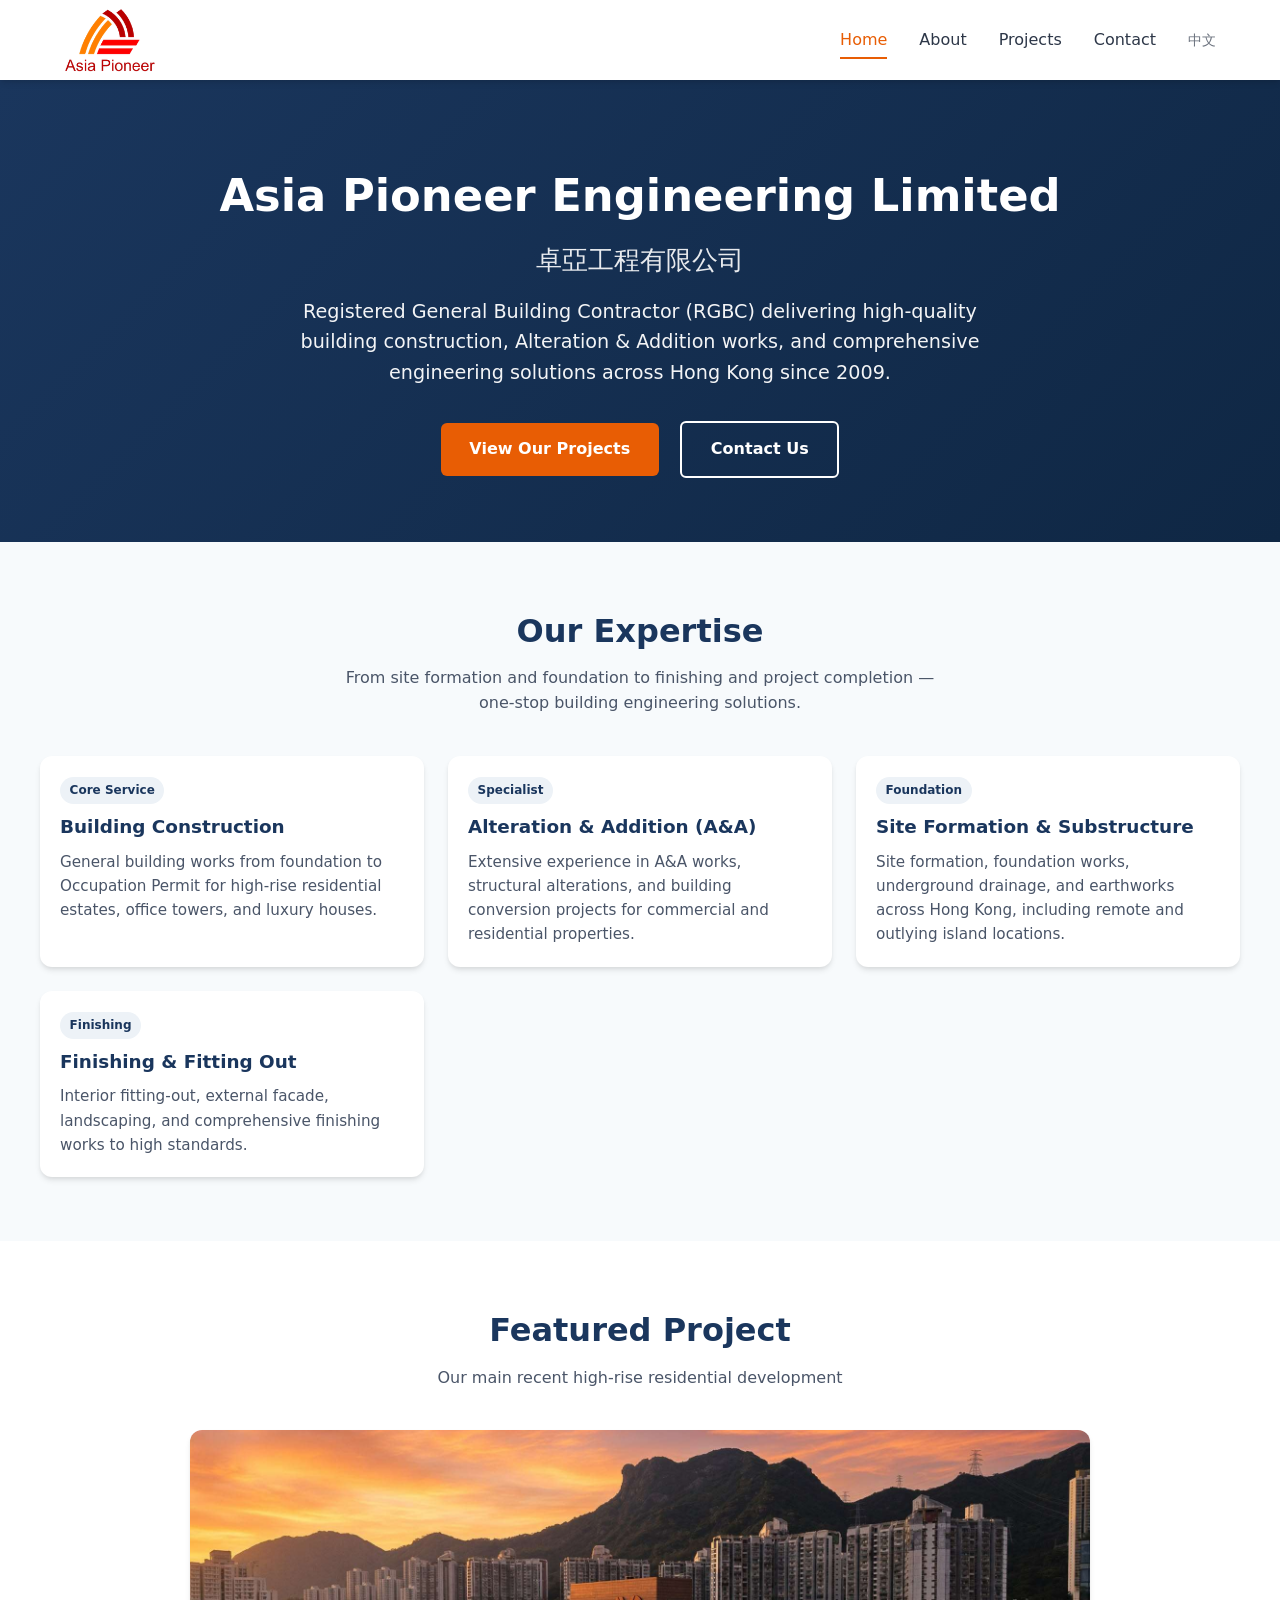
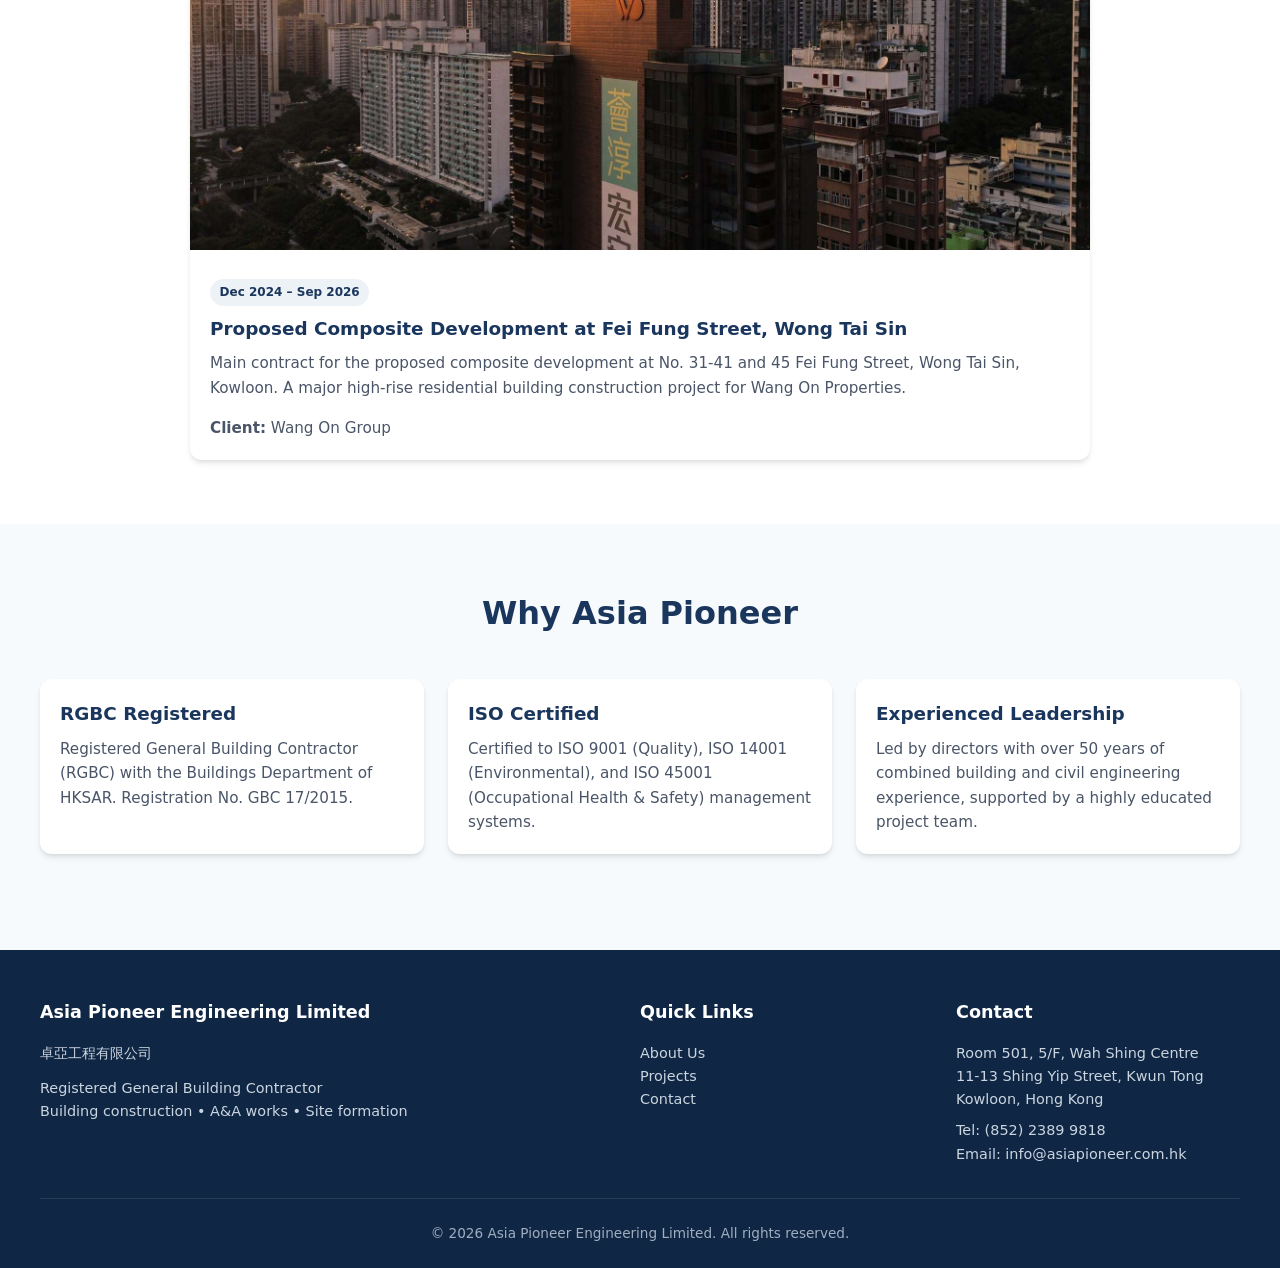
<file: index.html>
<!DOCTYPE html>
<html lang="en">
<head>
  <meta charset="UTF-8">
  <meta name="viewport" content="width=device-width, initial-scale=1.0">
  <title>卓亞工程有限公司 | Asia Pioneer Engineering Limited</title>
  <meta name="description" content="Asia Pioneer Engineering Limited - Registered General Building Contractor (RGBC) in Hong Kong specializing in building construction, A&A works, site formation and more since 2009.">
  <link rel="stylesheet" href="styles.css">
</head>
<body>
  <header class="header">
    <nav class="nav-container">
      <a href="index.html" class="logo">
        <img src="images/logo.png" alt="Asia Pioneer Engineering Limited 卓亞工程有限公司" class="logo-img">
      </a>
      <button class="mobile-menu-btn" onclick="toggleMenu()">☰</button>
      <ul class="nav-links" id="navLinks">
        <li><a href="index.html" class="active">Home</a></li>
        <li><a href="about.html">About</a></li>
        <li><a href="projects.html">Projects</a></li>
        <li><a href="contact.html">Contact</a></li>
        <li><a href="index-zh.html" style="font-size:0.85rem;opacity:0.7;">中文</a></li>
      </ul>
    </nav>
  </header>

  <section class="hero">
    <div class="hero-content">
      <h1>Asia Pioneer Engineering Limited</h1>
      <div class="chinese">卓亞工程有限公司</div>
      <p>Registered General Building Contractor (RGBC) delivering high-quality building construction, Alteration & Addition works, and comprehensive engineering solutions across Hong Kong since 2009.</p>
      <a href="projects.html" class="btn">View Our Projects</a>
      <a href="contact.html" class="btn btn-outline">Contact Us</a>
    </div>
  </section>

  <section class="section">
    <div class="container">
      <div class="section-title">
        <h2>Our Expertise</h2>
        <p>From site formation and foundation to finishing and project completion — one-stop building engineering solutions.</p>
      </div>
      <div class="card-grid">
        <div class="card">
          <div class="card-content">
            <div class="badge">Core Service</div>
            <h3>Building Construction</h3>
            <p>General building works from foundation to Occupation Permit for high-rise residential estates, office towers, and luxury houses.</p>
          </div>
        </div>
        <div class="card">
          <div class="card-content">
            <div class="badge">Specialist</div>
            <h3>Alteration & Addition (A&A)</h3>
            <p>Extensive experience in A&A works, structural alterations, and building conversion projects for commercial and residential properties.</p>
          </div>
        </div>
        <div class="card">
          <div class="card-content">
            <div class="badge">Foundation</div>
            <h3>Site Formation & Substructure</h3>
            <p>Site formation, foundation works, underground drainage, and earthworks across Hong Kong, including remote and outlying island locations.</p>
          </div>
        </div>
        <div class="card">
          <div class="card-content">
            <div class="badge">Finishing</div>
            <h3>Finishing & Fitting Out</h3>
            <p>Interior fitting-out, external facade, landscaping, and comprehensive finishing works to high standards.</p>
          </div>
        </div>
      </div>
    </div>
  </section>

  <section class="section" style="background: white;">
    <div class="container">
      <div class="section-title">
        <h2>Featured Project</h2>
        <p>Our main recent high-rise residential development</p>
      </div>
      <div class="card featured-project" style="max-width:900px;margin:0 auto;">
        <img src="images/feifung.jpg" alt="High Rise Residential Development at Fei Fung Street, Wong Tai Sin">
        <div class="card-content">
          <div class="badge">Dec 2024 – Sep 2026</div>
          <h3>Proposed Composite Development at Fei Fung Street, Wong Tai Sin</h3>
          <p>Main contract for the proposed composite development at No. 31-41 and 45 Fei Fung Street, Wong Tai Sin, Kowloon. A major high-rise residential building construction project for Wang On Properties.</p>
          <p style="margin-top:1rem;"><strong>Client:</strong> Wang On Group</p>
        </div>
      </div>
    </div>
  </section>

  <section class="section">
    <div class="container">
      <div class="section-title">
        <h2>Why Asia Pioneer</h2>
      </div>
      <div class="card-grid">
        <div class="card">
          <div class="card-content">
            <h3>RGBC Registered</h3>
            <p>Registered General Building Contractor (RGBC) with the Buildings Department of HKSAR. Registration No. GBC 17/2015.</p>
          </div>
        </div>
        <div class="card">
          <div class="card-content">
            <h3>ISO Certified</h3>
            <p>Certified to ISO 9001 (Quality), ISO 14001 (Environmental), and ISO 45001 (Occupational Health & Safety) management systems.</p>
          </div>
        </div>
        <div class="card">
          <div class="card-content">
            <h3>Experienced Leadership</h3>
            <p>Led by directors with over 50 years of combined building and civil engineering experience, supported by a highly educated project team.</p>
          </div>
        </div>
      </div>
    </div>
  </section>

  <footer class="footer">
    <div class="footer-content">
      <div>
        <h4>Asia Pioneer Engineering Limited</h4>
        <p>卓亞工程有限公司</p>
        <p style="margin-top:0.75rem;">Registered General Building Contractor<br>Building construction • A&A works • Site formation</p>
      </div>
      <div>
        <h4>Quick Links</h4>
        <p><a href="about.html">About Us</a></p>
        <p><a href="projects.html">Projects</a></p>
        <p><a href="contact.html">Contact</a></p>
      </div>
      <div>
        <h4>Contact</h4>
        <p>Room 501, 5/F, Wah Shing Centre<br>11-13 Shing Yip Street, Kwun Tong<br>Kowloon, Hong Kong</p>
        <p style="margin-top:0.5rem;">Tel: (852) 2389 9818</p>
        <p>Email: info@asiapioneer.com.hk</p>
      </div>
    </div>
    <div class="footer-bottom">
      © 2026 Asia Pioneer Engineering Limited. All rights reserved.
    </div>
  </footer>

  <script>
    function toggleMenu() {
      document.getElementById('navLinks').classList.toggle('active');
    }
  </script>
</body>
</html>
</file>
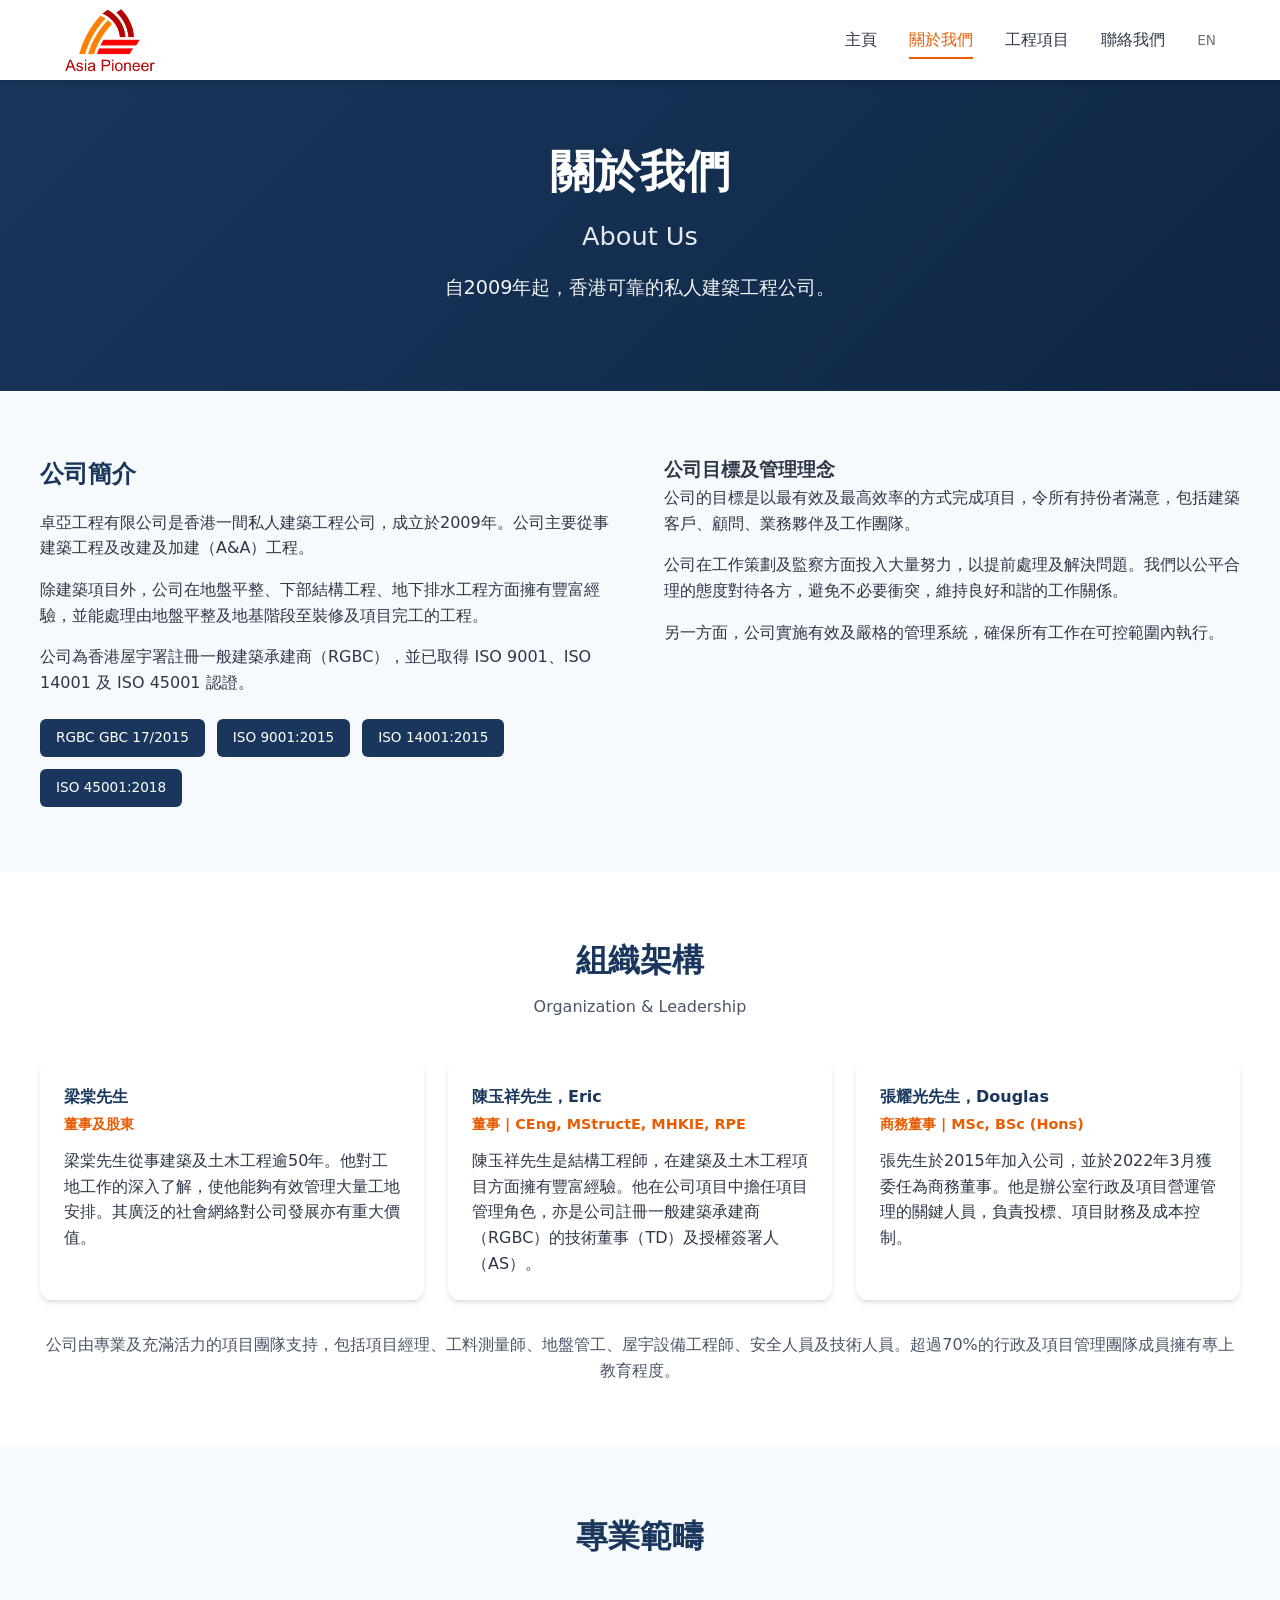
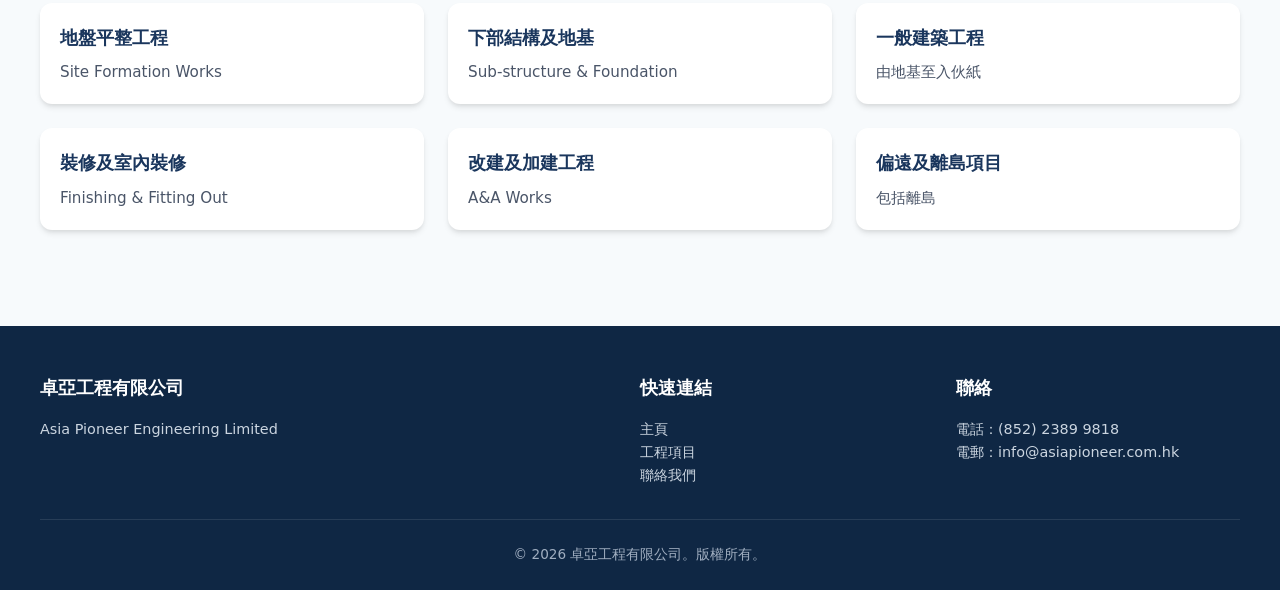
<file: about-zh.html>
<!DOCTYPE html>
<html lang="zh-HK">
<head>
  <meta charset="UTF-8">
  <meta name="viewport" content="width=device-width, initial-scale=1.0">
  <title>關於我們 | 卓亞工程有限公司</title>
  <link rel="stylesheet" href="styles.css">
</head>
<body>
  <header class="header">
    <nav class="nav-container">
      <a href="index-zh.html" class="logo">
        <img src="images/logo.png" alt="卓亞工程有限公司 Asia Pioneer Engineering Limited" class="logo-img">
      </a>
      <button class="mobile-menu-btn" onclick="toggleMenu()">☰</button>
      <ul class="nav-links" id="navLinks">
        <li><a href="index-zh.html">主頁</a></li>
        <li><a href="about-zh.html" class="active">關於我們</a></li>
        <li><a href="projects-zh.html">工程項目</a></li>
        <li><a href="contact-zh.html">聯絡我們</a></li>
        <li><a href="about.html" style="font-size:0.85rem;opacity:0.7;">EN</a></li>
      </ul>
    </nav>
  </header>

  <section class="hero" style="padding: 3.5rem 1.5rem;">
    <div class="hero-content">
      <h1>關於我們</h1>
      <div class="chinese">About Us</div>
      <p>自2009年起，香港可靠的私人建築工程公司。</p>
    </div>
  </section>

  <section class="section">
    <div class="container">
      <div class="about-grid">
        <div class="about-text">
          <h2 style="color:var(--primary);margin-bottom:1rem;">公司簡介</h2>
          <p>卓亞工程有限公司是香港一間私人建築工程公司，成立於2009年。公司主要從事建築工程及改建及加建（A&A）工程。</p>
          <p style="margin-top:1rem;">除建築項目外，公司在地盤平整、下部結構工程、地下排水工程方面擁有豐富經驗，並能處理由地盤平整及地基階段至裝修及項目完工的工程。</p>
          <p style="margin-top:1rem;">公司為香港屋宇署註冊一般建築承建商（RGBC），並已取得 ISO 9001、ISO 14001 及 ISO 45001 認證。</p>
          
          <div class="cert-badges">
            <span class="cert-badge">RGBC GBC 17/2015</span>
            <span class="cert-badge">ISO 9001:2015</span>
            <span class="cert-badge">ISO 14001:2015</span>
            <span class="cert-badge">ISO 45001:2018</span>
          </div>
        </div>
        <div>
          <h3>公司目標及管理理念</h3>
          <p>公司的目標是以最有效及最高效率的方式完成項目，令所有持份者滿意，包括建築客戶、顧問、業務夥伴及工作團隊。</p>
          <p style="margin-top:1rem;">公司在工作策劃及監察方面投入大量努力，以提前處理及解決問題。我們以公平合理的態度對待各方，避免不必要衝突，維持良好和諧的工作關係。</p>
          <p style="margin-top:1rem;">另一方面，公司實施有效及嚴格的管理系統，確保所有工作在可控範圍內執行。</p>
        </div>
      </div>
    </div>
  </section>

  <section class="section" style="background:white;">
    <div class="container">
      <div class="section-title">
        <h2>組織架構</h2>
        <p>Organization & Leadership</p>
      </div>
      <div class="team-grid">
        <div class="team-card">
          <h4>梁棠先生</h4>
          <div class="role">董事及股東</div>
          <p>梁棠先生從事建築及土木工程逾50年。他對工地工作的深入了解，使他能夠有效管理大量工地安排。其廣泛的社會網絡對公司發展亦有重大價值。</p>
        </div>
        <div class="team-card">
          <h4>陳玉祥先生，Eric</h4>
          <div class="role">董事 | CEng, MStructE, MHKIE, RPE</div>
          <p>陳玉祥先生是結構工程師，在建築及土木工程項目方面擁有豐富經驗。他在公司項目中擔任項目管理角色，亦是公司註冊一般建築承建商（RGBC）的技術董事（TD）及授權簽署人（AS）。</p>
        </div>
        <div class="team-card">
          <h4>張耀光先生，Douglas</h4>
          <div class="role">商務董事 | MSc, BSc (Hons)</div>
          <p>張先生於2015年加入公司，並於2022年3月獲委任為商務董事。他是辦公室行政及項目營運管理的關鍵人員，負責投標、項目財務及成本控制。</p>
        </div>
      </div>
      <div style="margin-top:2rem;text-align:center;color:var(--text-light);">
        <p>公司由專業及充滿活力的項目團隊支持，包括項目經理、工料測量師、地盤管工、屋宇設備工程師、安全人員及技術人員。超過70%的行政及項目管理團隊成員擁有專上教育程度。</p>
      </div>
    </div>
  </section>

  <section class="section">
    <div class="container">
      <div class="section-title">
        <h2>專業範疇</h2>
      </div>
      <div class="card-grid">
        <div class="card"><div class="card-content"><h3>地盤平整工程</h3><p>Site Formation Works</p></div></div>
        <div class="card"><div class="card-content"><h3>下部結構及地基</h3><p>Sub-structure & Foundation</p></div></div>
        <div class="card"><div class="card-content"><h3>一般建築工程</h3><p>由地基至入伙紙</p></div></div>
        <div class="card"><div class="card-content"><h3>裝修及室內裝修</h3><p>Finishing & Fitting Out</p></div></div>
        <div class="card"><div class="card-content"><h3>改建及加建工程</h3><p>A&A Works</p></div></div>
        <div class="card"><div class="card-content"><h3>偏遠及離島項目</h3><p>包括離島</p></div></div>
      </div>
    </div>
  </section>

  <footer class="footer">
    <div class="footer-content">
      <div>
        <h4>卓亞工程有限公司</h4>
        <p>Asia Pioneer Engineering Limited</p>
      </div>
      <div>
        <h4>快速連結</h4>
        <p><a href="index-zh.html">主頁</a></p>
        <p><a href="projects-zh.html">工程項目</a></p>
        <p><a href="contact-zh.html">聯絡我們</a></p>
      </div>
      <div>
        <h4>聯絡</h4>
        <p>電話：(852) 2389 9818</p>
        <p>電郵：info@asiapioneer.com.hk</p>
      </div>
    </div>
    <div class="footer-bottom">© 2026 卓亞工程有限公司。版權所有。</div>
  </footer>

  <script>
    function toggleMenu() {
      document.getElementById('navLinks').classList.toggle('active');
    }
  </script>
</body>
</html>
</file>
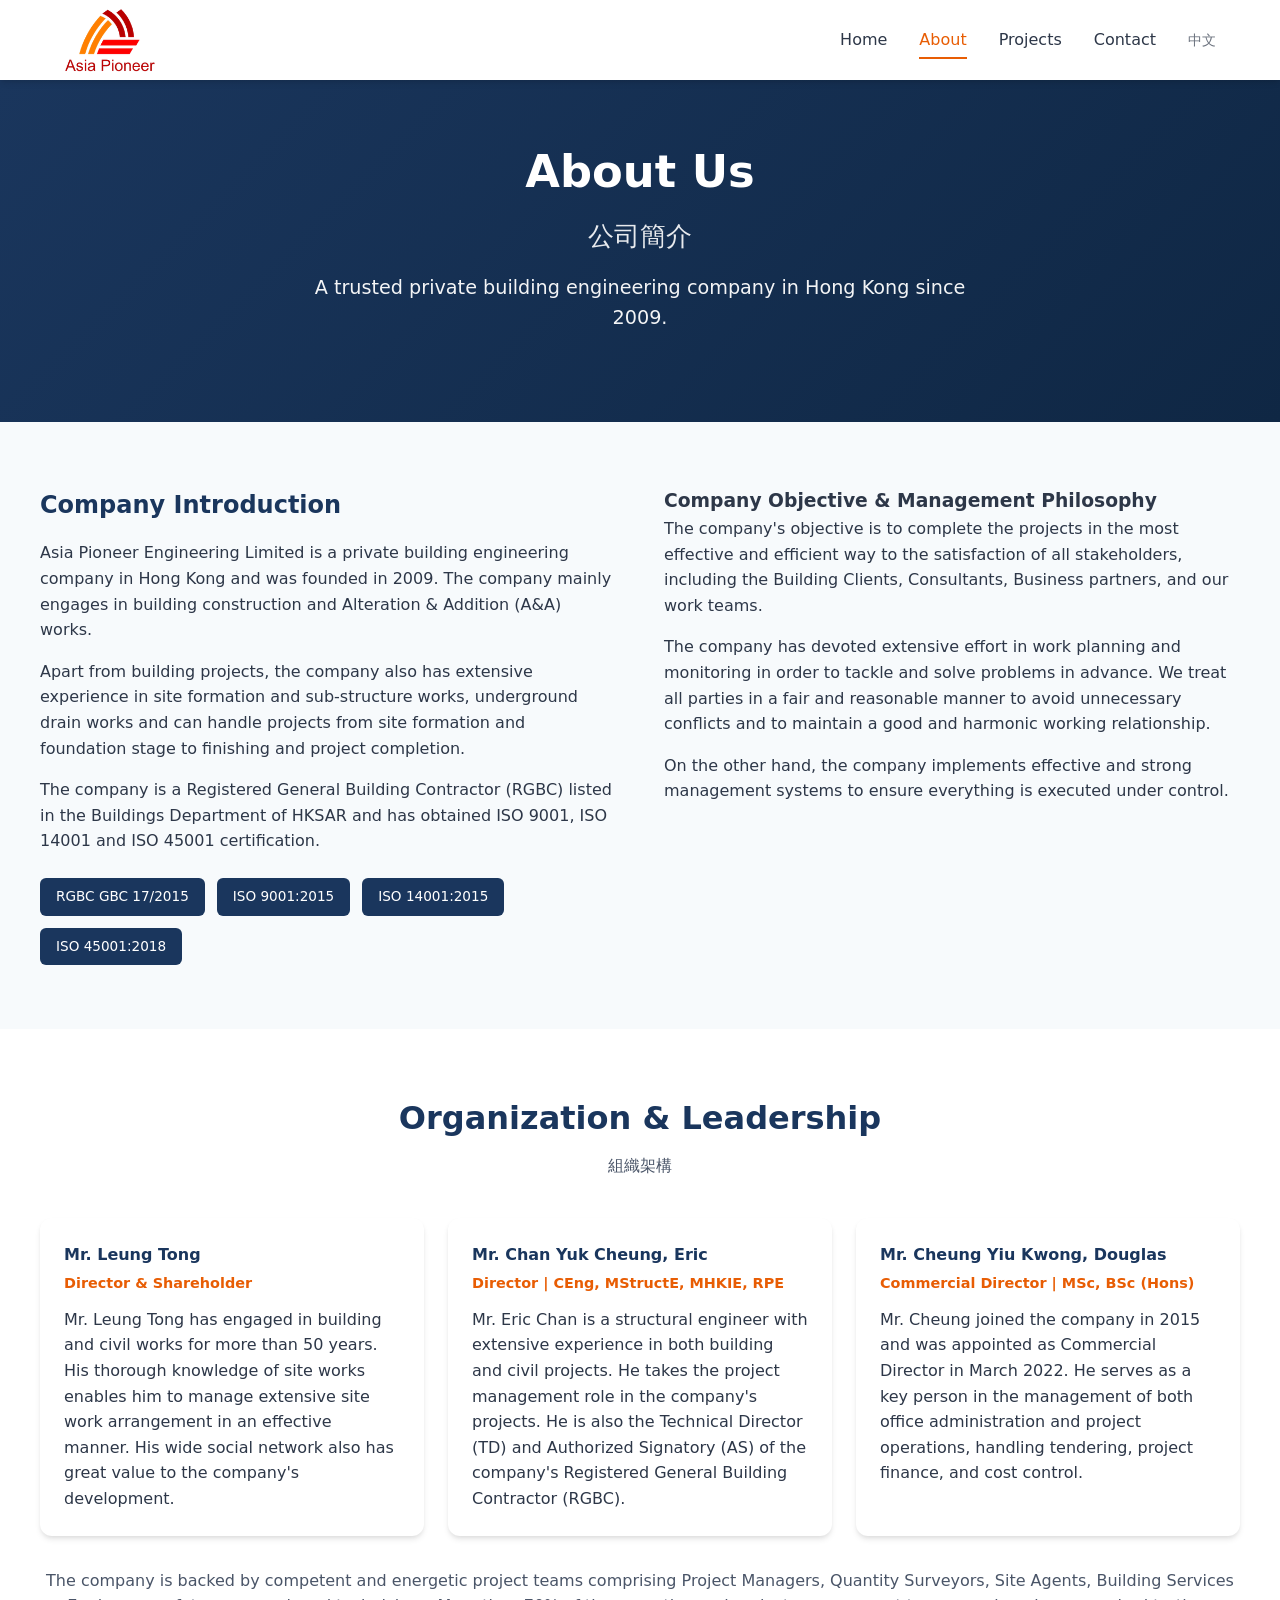
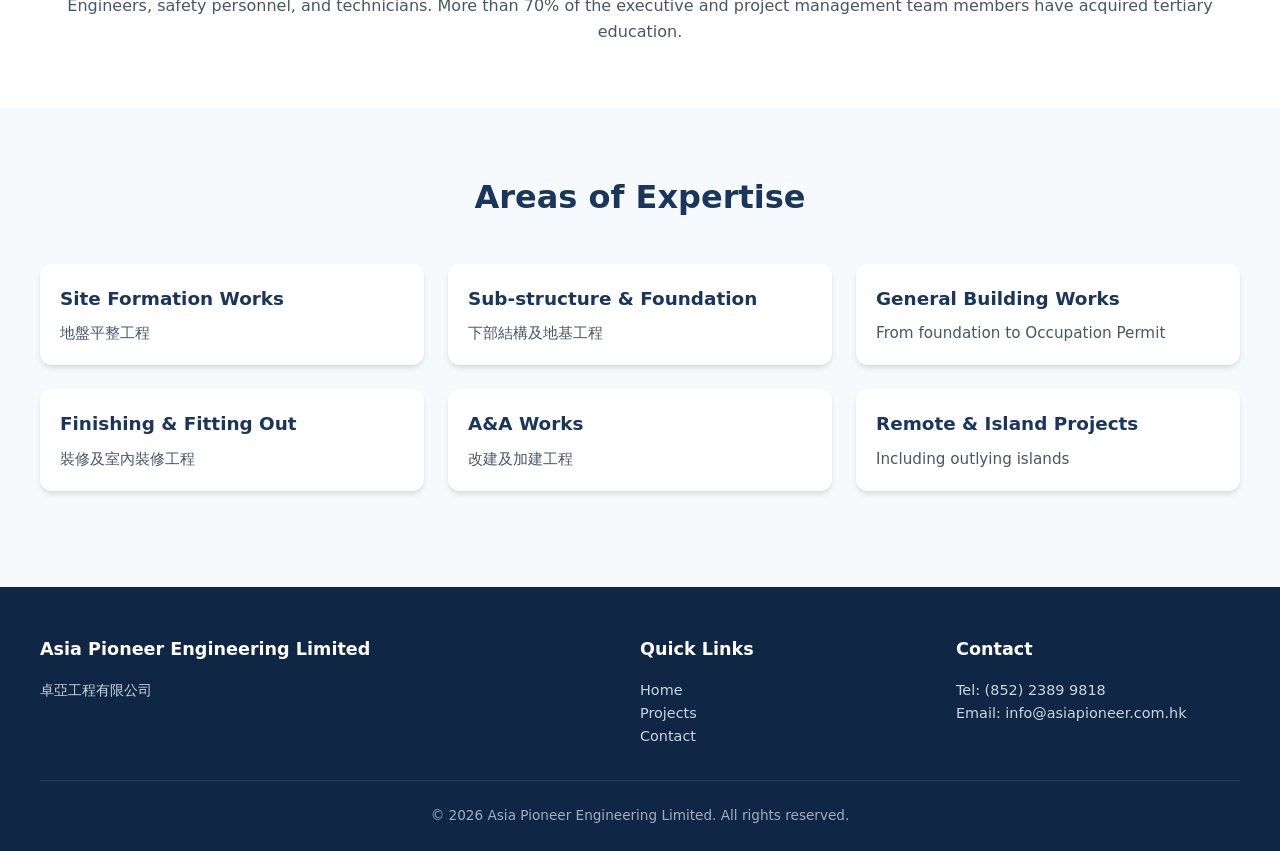
<file: about.html>
<!DOCTYPE html>
<html lang="en">
<head>
  <meta charset="UTF-8">
  <meta name="viewport" content="width=device-width, initial-scale=1.0">
  <title>關於我們 | 卓亞工程有限公司</title>
  <link rel="stylesheet" href="styles.css">
</head>
<body>
  <header class="header">
    <nav class="nav-container">
      <a href="index.html" class="logo">
        <img src="images/logo.png" alt="Asia Pioneer Engineering Limited 卓亞工程有限公司" class="logo-img">
      </a>
      <button class="mobile-menu-btn" onclick="toggleMenu()">☰</button>
      <ul class="nav-links" id="navLinks">
        <li><a href="index.html">Home</a></li>
        <li><a href="about.html" class="active">About</a></li>
        <li><a href="projects.html">Projects</a></li>
        <li><a href="contact.html">Contact</a></li>
        <li><a href="about-zh.html" style="font-size:0.85rem;opacity:0.7;">中文</a></li>
      </ul>
    </nav>
  </header>

  <section class="hero" style="padding: 3.5rem 1.5rem;">
    <div class="hero-content">
      <h1>About Us</h1>
      <div class="chinese">公司簡介</div>
      <p>A trusted private building engineering company in Hong Kong since 2009.</p>
    </div>
  </section>

  <section class="section">
    <div class="container">
      <div class="about-grid">
        <div class="about-text">
          <h2 style="color:var(--primary);margin-bottom:1rem;">Company Introduction</h2>
          <p>Asia Pioneer Engineering Limited is a private building engineering company in Hong Kong and was founded in 2009. The company mainly engages in building construction and Alteration & Addition (A&A) works.</p>
          <p style="margin-top:1rem;">Apart from building projects, the company also has extensive experience in site formation and sub-structure works, underground drain works and can handle projects from site formation and foundation stage to finishing and project completion.</p>
          <p style="margin-top:1rem;">The company is a Registered General Building Contractor (RGBC) listed in the Buildings Department of HKSAR and has obtained ISO 9001, ISO 14001 and ISO 45001 certification.</p>
          
          <div class="cert-badges">
            <span class="cert-badge">RGBC GBC 17/2015</span>
            <span class="cert-badge">ISO 9001:2015</span>
            <span class="cert-badge">ISO 14001:2015</span>
            <span class="cert-badge">ISO 45001:2018</span>
          </div>
        </div>
        <div>
          <h3>Company Objective & Management Philosophy</h3>
          <p>The company's objective is to complete the projects in the most effective and efficient way to the satisfaction of all stakeholders, including the Building Clients, Consultants, Business partners, and our work teams.</p>
          <p style="margin-top:1rem;">The company has devoted extensive effort in work planning and monitoring in order to tackle and solve problems in advance. We treat all parties in a fair and reasonable manner to avoid unnecessary conflicts and to maintain a good and harmonic working relationship.</p>
          <p style="margin-top:1rem;">On the other hand, the company implements effective and strong management systems to ensure everything is executed under control.</p>
        </div>
      </div>
    </div>
  </section>

  <section class="section" style="background:white;">
    <div class="container">
      <div class="section-title">
        <h2>Organization & Leadership</h2>
        <p>組織架構</p>
      </div>
      <div class="team-grid">
        <div class="team-card">
          <h4>Mr. Leung Tong</h4>
          <div class="role">Director & Shareholder</div>
          <p>Mr. Leung Tong has engaged in building and civil works for more than 50 years. His thorough knowledge of site works enables him to manage extensive site work arrangement in an effective manner. His wide social network also has great value to the company's development.</p>
        </div>
        <div class="team-card">
          <h4>Mr. Chan Yuk Cheung, Eric</h4>
          <div class="role">Director | CEng, MStructE, MHKIE, RPE</div>
          <p>Mr. Eric Chan is a structural engineer with extensive experience in both building and civil projects. He takes the project management role in the company's projects. He is also the Technical Director (TD) and Authorized Signatory (AS) of the company's Registered General Building Contractor (RGBC).</p>
        </div>
        <div class="team-card">
          <h4>Mr. Cheung Yiu Kwong, Douglas</h4>
          <div class="role">Commercial Director | MSc, BSc (Hons)</div>
          <p>Mr. Cheung joined the company in 2015 and was appointed as Commercial Director in March 2022. He serves as a key person in the management of both office administration and project operations, handling tendering, project finance, and cost control.</p>
        </div>
      </div>
      <div style="margin-top:2rem;text-align:center;color:var(--text-light);">
        <p>The company is backed by competent and energetic project teams comprising Project Managers, Quantity Surveyors, Site Agents, Building Services Engineers, safety personnel, and technicians. More than 70% of the executive and project management team members have acquired tertiary education.</p>
      </div>
    </div>
  </section>

  <section class="section">
    <div class="container">
      <div class="section-title">
        <h2>Areas of Expertise</h2>
      </div>
      <div class="card-grid">
        <div class="card"><div class="card-content"><h3>Site Formation Works</h3><p>地盤平整工程</p></div></div>
        <div class="card"><div class="card-content"><h3>Sub-structure & Foundation</h3><p>下部結構及地基工程</p></div></div>
        <div class="card"><div class="card-content"><h3>General Building Works</h3><p>From foundation to Occupation Permit</p></div></div>
        <div class="card"><div class="card-content"><h3>Finishing & Fitting Out</h3><p>裝修及室內裝修工程</p></div></div>
        <div class="card"><div class="card-content"><h3>A&A Works</h3><p>改建及加建工程</p></div></div>
        <div class="card"><div class="card-content"><h3>Remote & Island Projects</h3><p>Including outlying islands</p></div></div>
      </div>
    </div>
  </section>

  <footer class="footer">
    <div class="footer-content">
      <div>
        <h4>Asia Pioneer Engineering Limited</h4>
        <p>卓亞工程有限公司</p>
      </div>
      <div>
        <h4>Quick Links</h4>
        <p><a href="index.html">Home</a></p>
        <p><a href="projects.html">Projects</a></p>
        <p><a href="contact.html">Contact</a></p>
      </div>
      <div>
        <h4>Contact</h4>
        <p>Tel: (852) 2389 9818</p>
        <p>Email: info@asiapioneer.com.hk</p>
      </div>
    </div>
    <div class="footer-bottom">© 2026 Asia Pioneer Engineering Limited. All rights reserved.</div>
  </footer>

  <script>
    function toggleMenu() {
      document.getElementById('navLinks').classList.toggle('active');
    }
  </script>
</body>
</html>
</file>
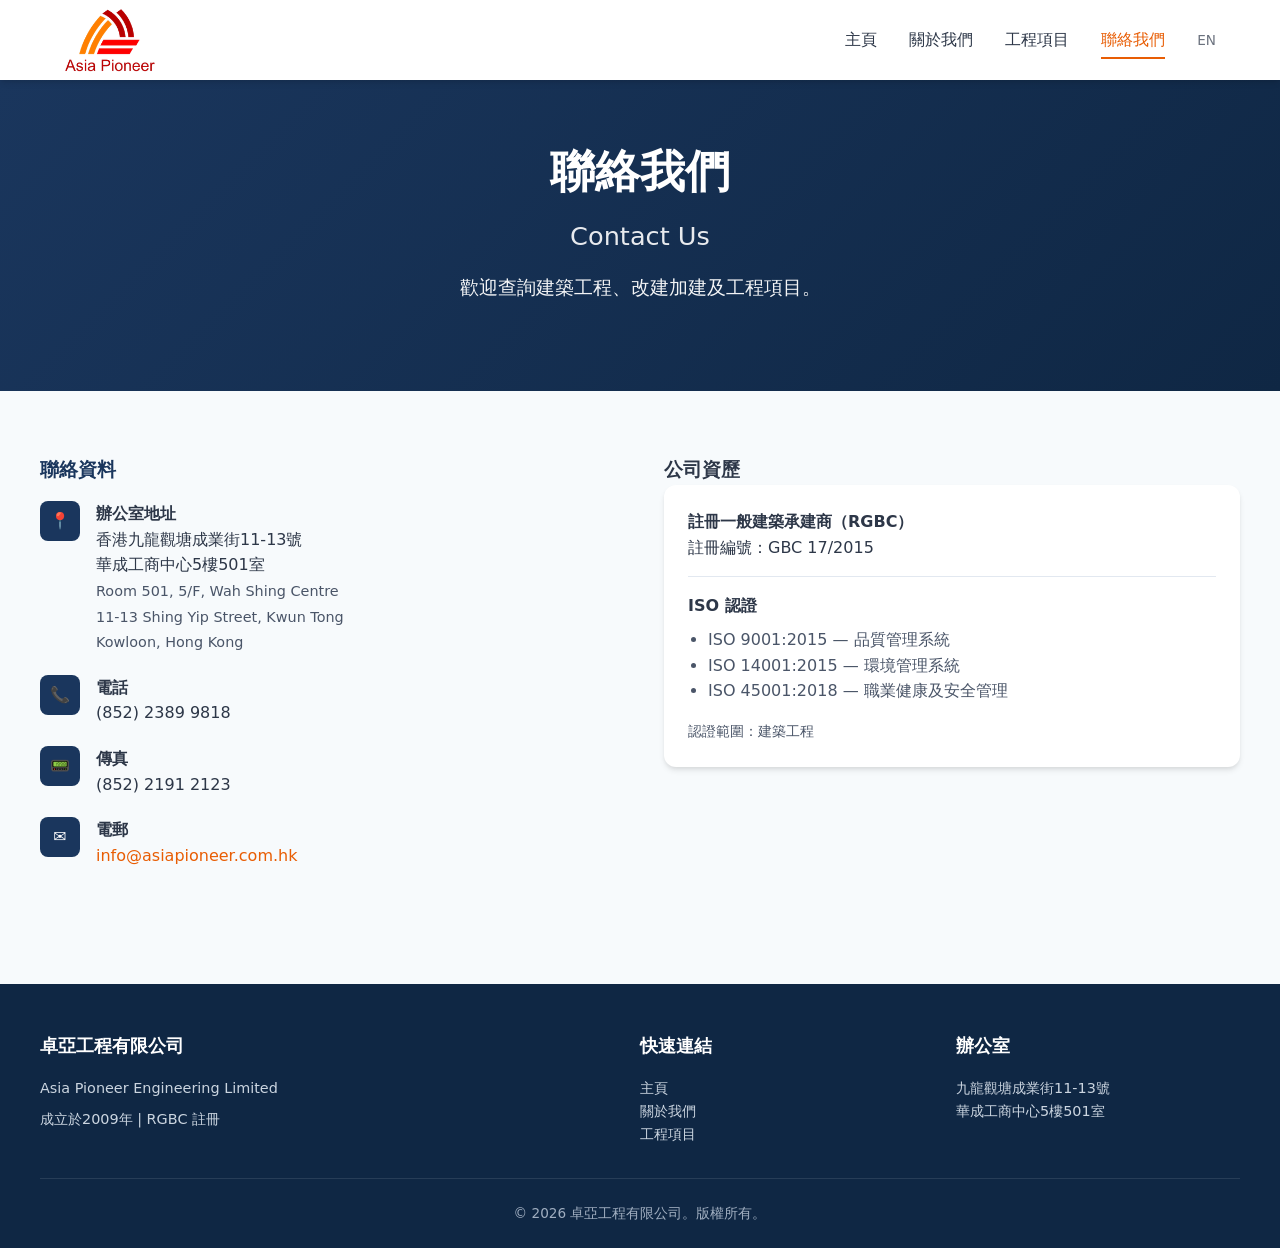
<file: contact-zh.html>
<!DOCTYPE html>
<html lang="zh-HK">
<head>
  <meta charset="UTF-8">
  <meta name="viewport" content="width=device-width, initial-scale=1.0">
  <title>聯絡我們 | 卓亞工程有限公司</title>
  <link rel="stylesheet" href="styles.css">
</head>
<body>
  <header class="header">
    <nav class="nav-container">
      <a href="index-zh.html" class="logo">
        <img src="images/logo.png" alt="卓亞工程有限公司 Asia Pioneer Engineering Limited" class="logo-img">
      </a>
      <button class="mobile-menu-btn" onclick="toggleMenu()">☰</button>
      <ul class="nav-links" id="navLinks">
        <li><a href="index-zh.html">主頁</a></li>
        <li><a href="about-zh.html">關於我們</a></li>
        <li><a href="projects-zh.html">工程項目</a></li>
        <li><a href="contact-zh.html" class="active">聯絡我們</a></li>
        <li><a href="contact.html" style="font-size:0.85rem;opacity:0.7;">EN</a></li>
      </ul>
    </nav>
  </header>

  <section class="hero" style="padding: 3.5rem 1.5rem;">
    <div class="hero-content">
      <h1>聯絡我們</h1>
      <div class="chinese">Contact Us</div>
      <p>歡迎查詢建築工程、改建加建及工程項目。</p>
    </div>
  </section>

  <section class="section">
    <div class="container">
      <div class="contact-grid">
        <div class="contact-info">
          <h3>聯絡資料</h3>
          <div class="contact-item">
            <div class="icon">📍</div>
            <div>
              <strong>辦公室地址</strong><br>
              香港九龍觀塘成業街11-13號<br>
              華成工商中心5樓501室<br>
              <span style="color:var(--text-light);font-size:0.9rem;">Room 501, 5/F, Wah Shing Centre<br>11-13 Shing Yip Street, Kwun Tong<br>Kowloon, Hong Kong</span>
            </div>
          </div>
          <div class="contact-item">
            <div class="icon">📞</div>
            <div>
              <strong>電話</strong><br>
              (852) 2389 9818
            </div>
          </div>
          <div class="contact-item">
            <div class="icon">📟</div>
            <div>
              <strong>傳真</strong><br>
              (852) 2191 2123
            </div>
          </div>
          <div class="contact-item">
            <div class="icon">✉️</div>
            <div>
              <strong>電郵</strong><br>
              <a href="mailto:info@asiapioneer.com.hk">info@asiapioneer.com.hk</a>
            </div>
          </div>
        </div>
        <div>
          <h3>公司資歷</h3>
          <div style="background:white;padding:1.5rem;border-radius:12px;box-shadow:var(--shadow);">
            <p><strong>註冊一般建築承建商（RGBC）</strong></p>
            <p>註冊編號：GBC 17/2015</p>
            <hr style="margin:1rem 0;border:none;border-top:1px solid var(--border);">
            <p><strong>ISO 認證</strong></p>
            <ul style="margin:0.5rem 0 0 1.25rem;color:var(--text-light);">
              <li>ISO 9001:2015 — 品質管理系統</li>
              <li>ISO 14001:2015 — 環境管理系統</li>
              <li>ISO 45001:2018 — 職業健康及安全管理</li>
            </ul>
            <p style="margin-top:1rem;font-size:0.9rem;color:var(--text-light);">認證範圍：建築工程</p>
          </div>
        </div>
      </div>
    </div>
  </section>

  <footer class="footer">
    <div class="footer-content">
      <div>
        <h4>卓亞工程有限公司</h4>
        <p>Asia Pioneer Engineering Limited</p>
        <p style="margin-top:0.5rem;">成立於2009年 | RGBC 註冊</p>
      </div>
      <div>
        <h4>快速連結</h4>
        <p><a href="index-zh.html">主頁</a></p>
        <p><a href="about-zh.html">關於我們</a></p>
        <p><a href="projects-zh.html">工程項目</a></p>
      </div>
      <div>
        <h4>辦公室</h4>
        <p>九龍觀塘成業街11-13號<br>華成工商中心5樓501室</p>
      </div>
    </div>
    <div class="footer-bottom">© 2026 卓亞工程有限公司。版權所有。</div>
  </footer>

  <script>
    function toggleMenu() {
      document.getElementById('navLinks').classList.toggle('active');
    }
  </script>
</body>
</html>
</file>
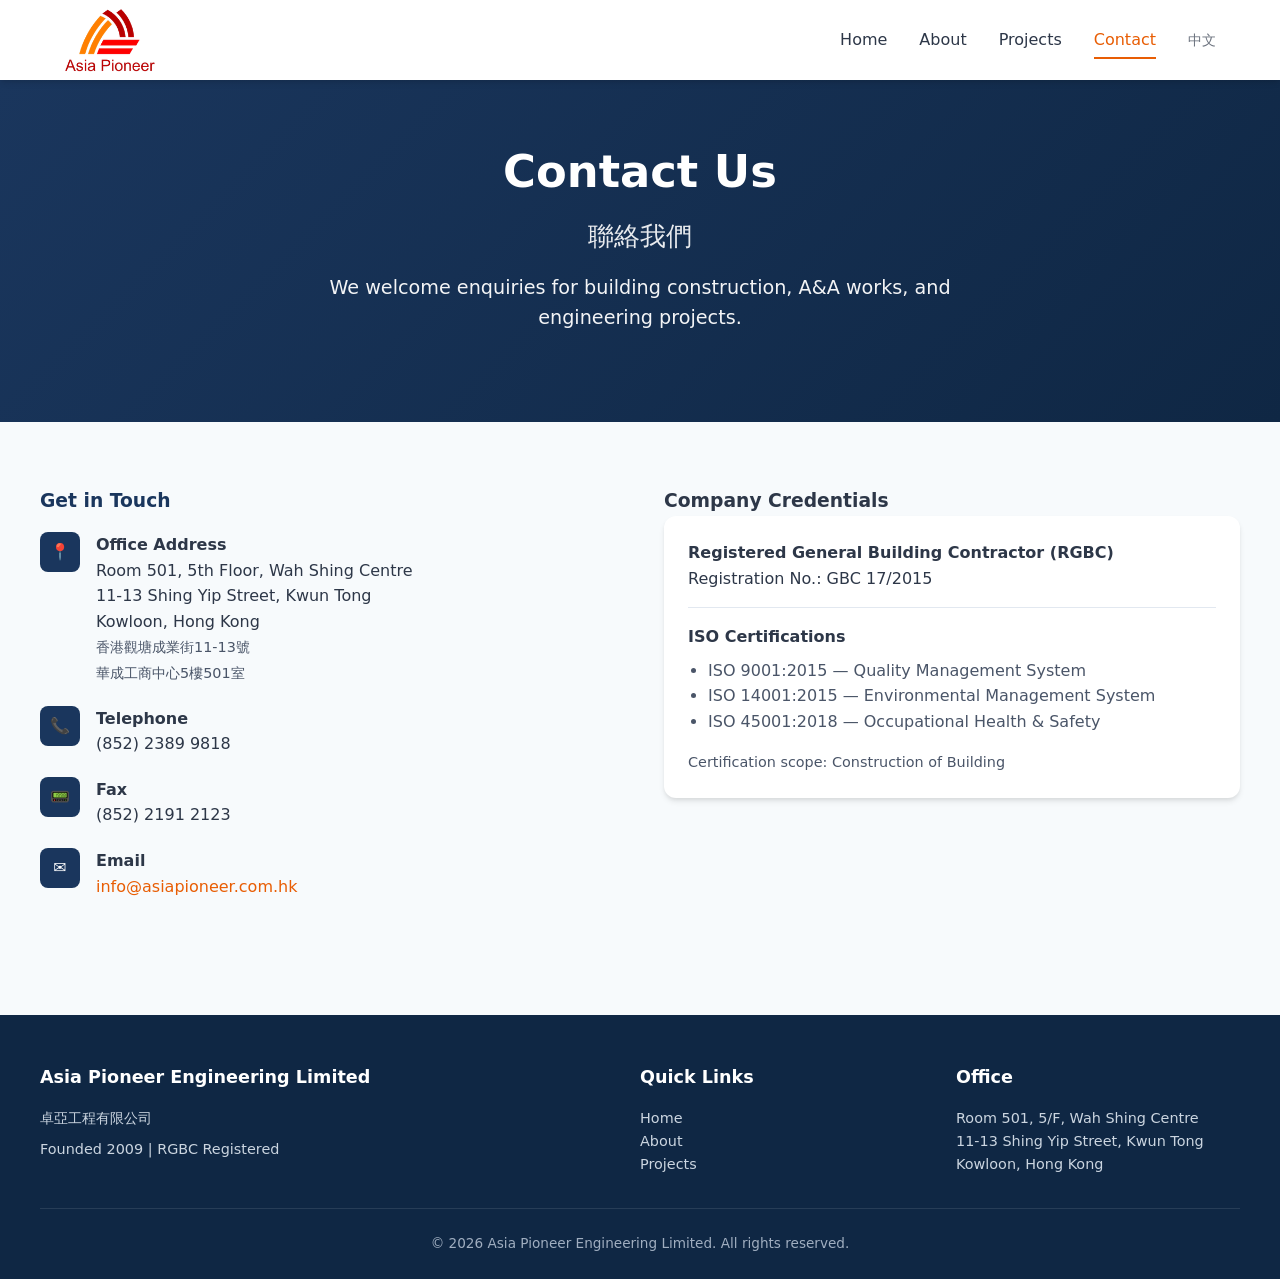
<file: contact.html>
<!DOCTYPE html>
<html lang="en">
<head>
  <meta charset="UTF-8">
  <meta name="viewport" content="width=device-width, initial-scale=1.0">
  <title>聯絡我們 | 卓亞工程有限公司</title>
  <link rel="stylesheet" href="styles.css">
</head>
<body>
  <header class="header">
    <nav class="nav-container">
      <a href="index.html" class="logo">
        <img src="images/logo.png" alt="Asia Pioneer Engineering Limited 卓亞工程有限公司" class="logo-img">
      </a>
      <button class="mobile-menu-btn" onclick="toggleMenu()">☰</button>
      <ul class="nav-links" id="navLinks">
        <li><a href="index.html">Home</a></li>
        <li><a href="about.html">About</a></li>
        <li><a href="projects.html">Projects</a></li>
        <li><a href="contact.html" class="active">Contact</a></li>
        <li><a href="contact-zh.html" style="font-size:0.85rem;opacity:0.7;">中文</a></li>
      </ul>
    </nav>
  </header>

  <section class="hero" style="padding: 3.5rem 1.5rem;">
    <div class="hero-content">
      <h1>Contact Us</h1>
      <div class="chinese">聯絡我們</div>
      <p>We welcome enquiries for building construction, A&A works, and engineering projects.</p>
    </div>
  </section>

  <section class="section">
    <div class="container">
      <div class="contact-grid">
        <div class="contact-info">
          <h3>Get in Touch</h3>
          <div class="contact-item">
            <div class="icon">📍</div>
            <div>
              <strong>Office Address</strong><br>
              Room 501, 5th Floor, Wah Shing Centre<br>
              11-13 Shing Yip Street, Kwun Tong<br>
              Kowloon, Hong Kong<br>
              <span style="color:var(--text-light);font-size:0.9rem;">香港觀塘成業街11-13號<br>華成工商中心5樓501室</span>
            </div>
          </div>
          <div class="contact-item">
            <div class="icon">📞</div>
            <div>
              <strong>Telephone</strong><br>
              (852) 2389 9818
            </div>
          </div>
          <div class="contact-item">
            <div class="icon">📟</div>
            <div>
              <strong>Fax</strong><br>
              (852) 2191 2123
            </div>
          </div>
          <div class="contact-item">
            <div class="icon">✉️</div>
            <div>
              <strong>Email</strong><br>
              <a href="mailto:info@asiapioneer.com.hk">info@asiapioneer.com.hk</a>
            </div>
          </div>
        </div>
        <div>
          <h3>Company Credentials</h3>
          <div style="background:white;padding:1.5rem;border-radius:12px;box-shadow:var(--shadow);">
            <p><strong>Registered General Building Contractor (RGBC)</strong></p>
            <p>Registration No.: GBC 17/2015</p>
            <hr style="margin:1rem 0;border:none;border-top:1px solid var(--border);">
            <p><strong>ISO Certifications</strong></p>
            <ul style="margin:0.5rem 0 0 1.25rem;color:var(--text-light);">
              <li>ISO 9001:2015 — Quality Management System</li>
              <li>ISO 14001:2015 — Environmental Management System</li>
              <li>ISO 45001:2018 — Occupational Health & Safety</li>
            </ul>
            <p style="margin-top:1rem;font-size:0.9rem;color:var(--text-light);">Certification scope: Construction of Building</p>
          </div>
        </div>
      </div>
    </div>
  </section>

  <footer class="footer">
    <div class="footer-content">
      <div>
        <h4>Asia Pioneer Engineering Limited</h4>
        <p>卓亞工程有限公司</p>
        <p style="margin-top:0.5rem;">Founded 2009 | RGBC Registered</p>
      </div>
      <div>
        <h4>Quick Links</h4>
        <p><a href="index.html">Home</a></p>
        <p><a href="about.html">About</a></p>
        <p><a href="projects.html">Projects</a></p>
      </div>
      <div>
        <h4>Office</h4>
        <p>Room 501, 5/F, Wah Shing Centre<br>11-13 Shing Yip Street, Kwun Tong<br>Kowloon, Hong Kong</p>
      </div>
    </div>
    <div class="footer-bottom">© 2026 Asia Pioneer Engineering Limited. All rights reserved.</div>
  </footer>

  <script>
    function toggleMenu() {
      document.getElementById('navLinks').classList.toggle('active');
    }
  </script>
</body>
</html>
</file>
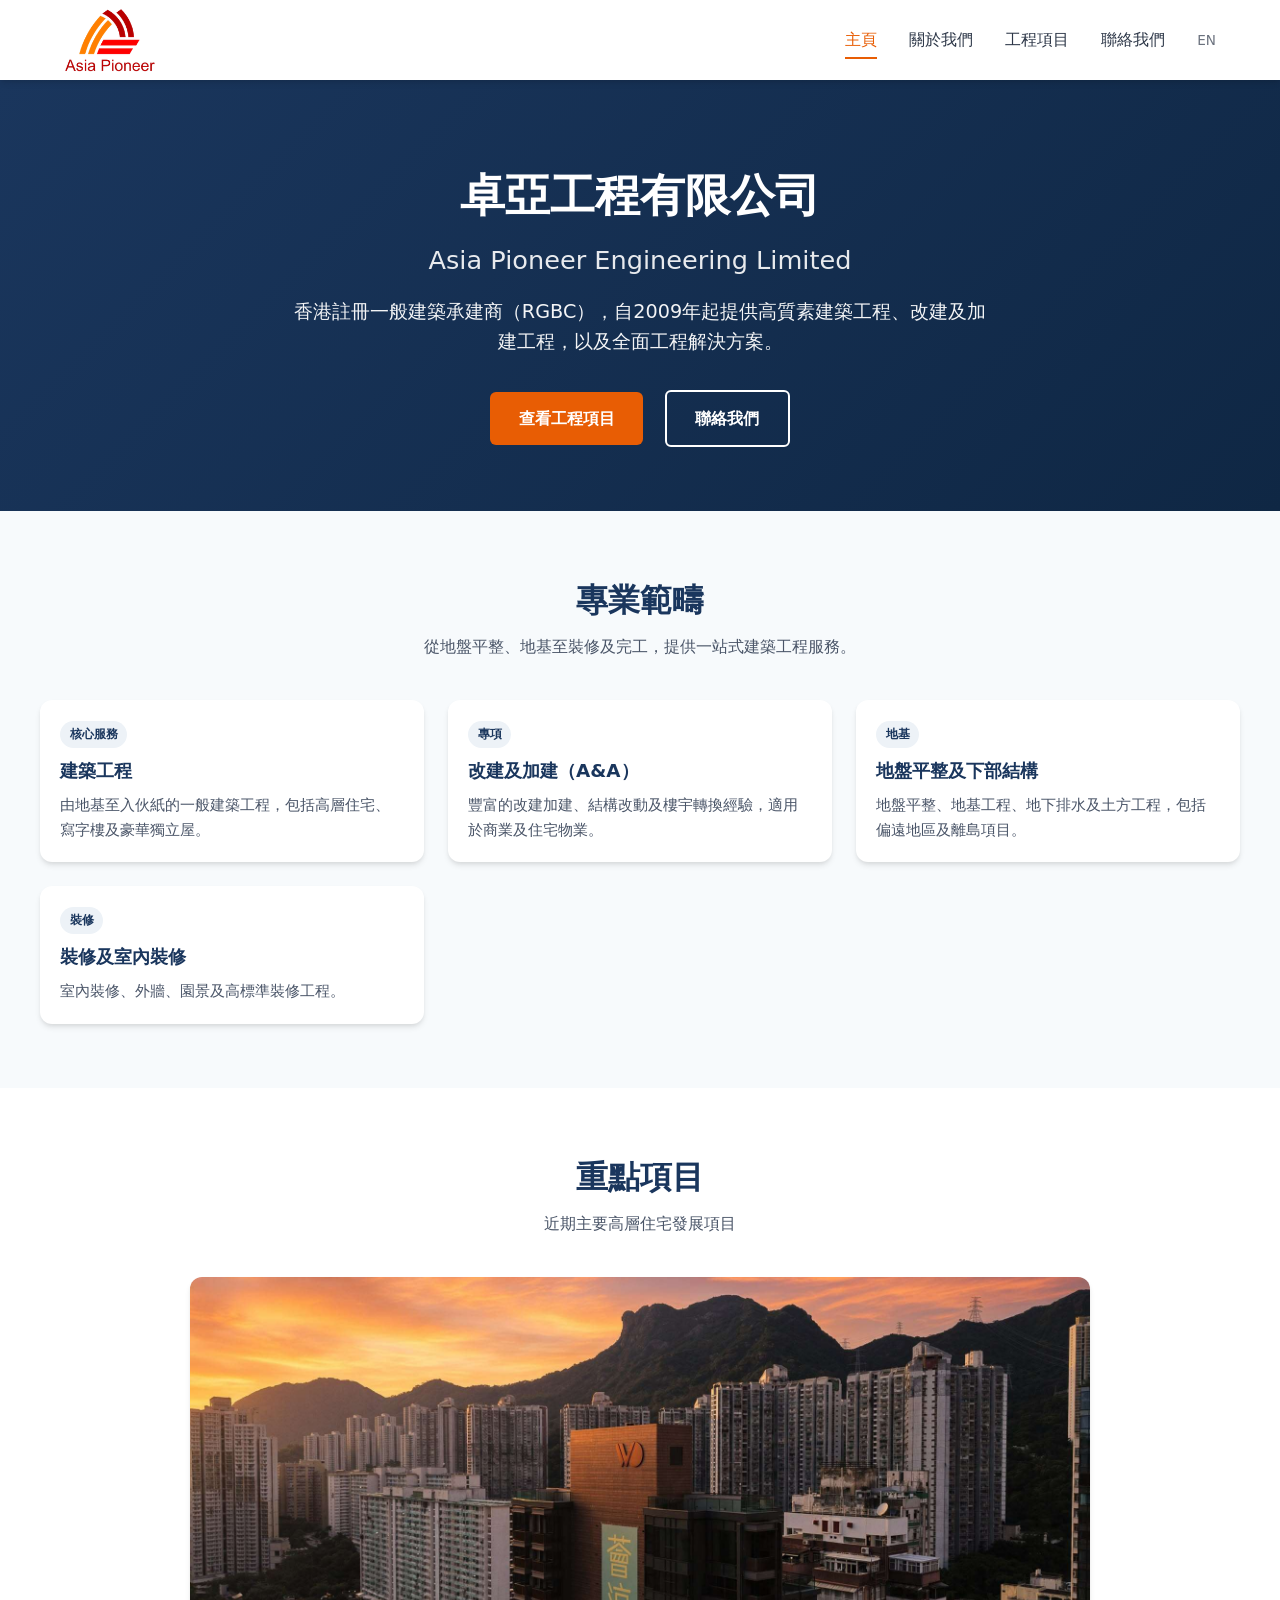
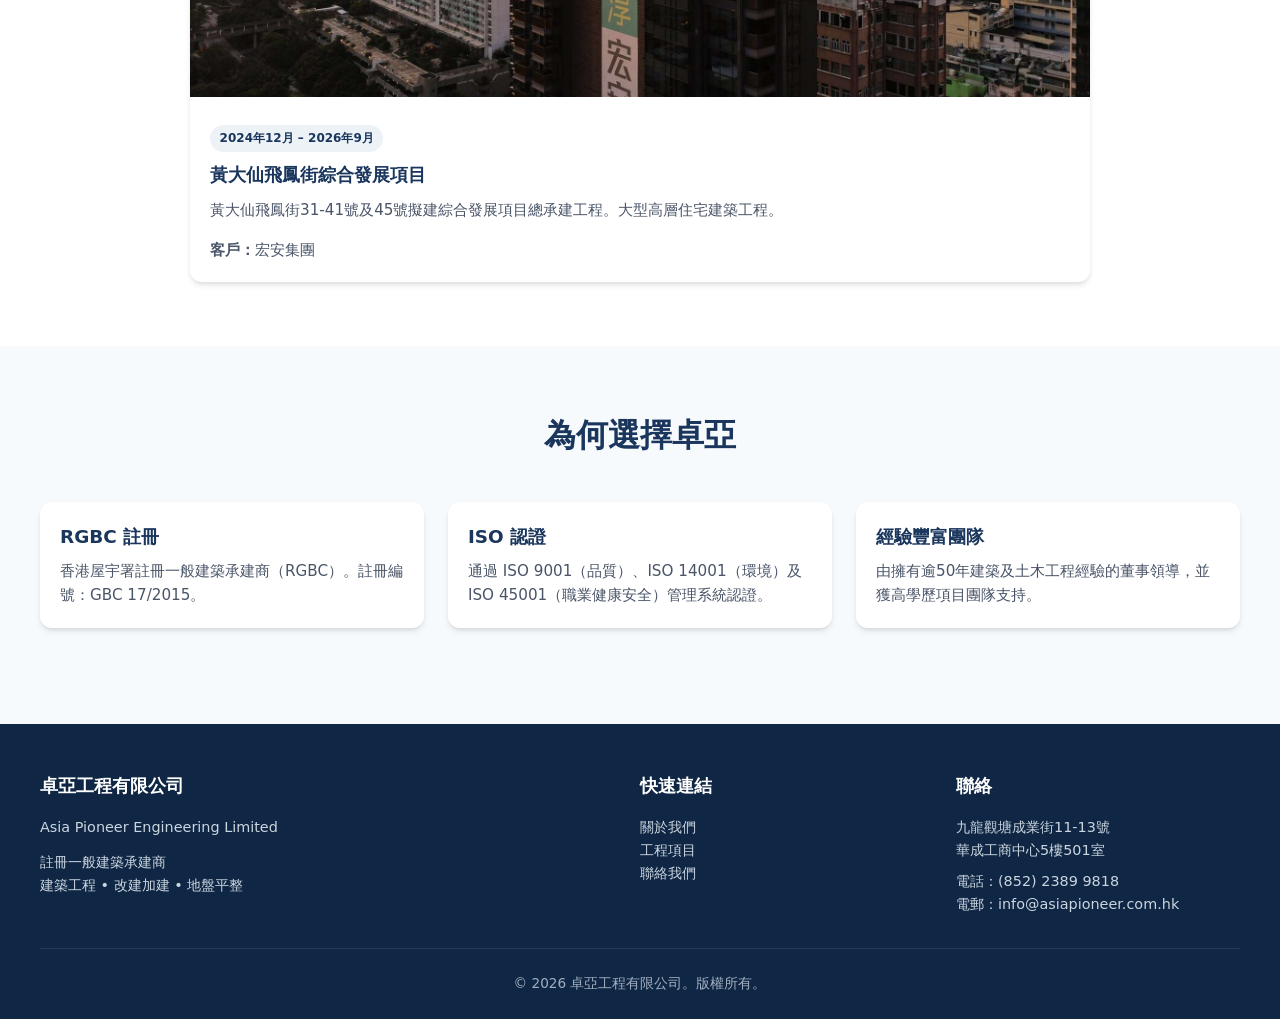
<file: index-zh.html>
<!DOCTYPE html>
<html lang="zh-HK">
<head>
  <meta charset="UTF-8">
  <meta name="viewport" content="width=device-width, initial-scale=1.0">
  <title>卓亞工程有限公司 | Asia Pioneer Engineering Limited</title>
  <meta name="description" content="卓亞工程有限公司 - 香港註冊一般建築承建商（RGBC），自2009年起提供建築工程、改建加建及地盤平整服務。">
  <link rel="stylesheet" href="styles.css">
</head>
<body>
  <header class="header">
    <nav class="nav-container">
      <a href="index-zh.html" class="logo">
        <img src="images/logo.png" alt="卓亞工程有限公司 Asia Pioneer Engineering Limited" class="logo-img">
      </a>
      <button class="mobile-menu-btn" onclick="toggleMenu()">☰</button>
      <ul class="nav-links" id="navLinks">
        <li><a href="index-zh.html" class="active">主頁</a></li>
        <li><a href="about-zh.html">關於我們</a></li>
        <li><a href="projects-zh.html">工程項目</a></li>
        <li><a href="contact-zh.html">聯絡我們</a></li>
        <li><a href="index.html" style="font-size:0.85rem;opacity:0.7;">EN</a></li>
      </ul>
    </nav>
  </header>

  <section class="hero">
    <div class="hero-content">
      <h1>卓亞工程有限公司</h1>
      <div class="chinese">Asia Pioneer Engineering Limited</div>
      <p>香港註冊一般建築承建商（RGBC），自2009年起提供高質素建築工程、改建及加建工程，以及全面工程解決方案。</p>
      <a href="projects-zh.html" class="btn">查看工程項目</a>
      <a href="contact-zh.html" class="btn btn-outline">聯絡我們</a>
    </div>
  </section>

  <section class="section">
    <div class="container">
      <div class="section-title">
        <h2>專業範疇</h2>
        <p>從地盤平整、地基至裝修及完工，提供一站式建築工程服務。</p>
      </div>
      <div class="card-grid">
        <div class="card">
          <div class="card-content">
            <div class="badge">核心服務</div>
            <h3>建築工程</h3>
            <p>由地基至入伙紙的一般建築工程，包括高層住宅、寫字樓及豪華獨立屋。</p>
          </div>
        </div>
        <div class="card">
          <div class="card-content">
            <div class="badge">專項</div>
            <h3>改建及加建（A&A）</h3>
            <p>豐富的改建加建、結構改動及樓宇轉換經驗，適用於商業及住宅物業。</p>
          </div>
        </div>
        <div class="card">
          <div class="card-content">
            <div class="badge">地基</div>
            <h3>地盤平整及下部結構</h3>
            <p>地盤平整、地基工程、地下排水及土方工程，包括偏遠地區及離島項目。</p>
          </div>
        </div>
        <div class="card">
          <div class="card-content">
            <div class="badge">裝修</div>
            <h3>裝修及室內裝修</h3>
            <p>室內裝修、外牆、園景及高標準裝修工程。</p>
          </div>
        </div>
      </div>
    </div>
  </section>

  <section class="section" style="background: white;">
    <div class="container">
      <div class="section-title">
        <h2>重點項目</h2>
        <p>近期主要高層住宅發展項目</p>
      </div>
      <div class="card" style="max-width:900px;margin:0 auto;">
        <img src="images/feifung.jpg" alt="飛鳳街綜合發展項目">
        <div class="card-content">
          <div class="badge">2024年12月 – 2026年9月</div>
          <h3>黃大仙飛鳳街綜合發展項目</h3>
          <p>黃大仙飛鳳街31-41號及45號擬建綜合發展項目總承建工程。大型高層住宅建築工程。</p>
          <p style="margin-top:1rem;"><strong>客戶：</strong>宏安集團</p>
        </div>
      </div>
    </div>
  </section>

  <section class="section">
    <div class="container">
      <div class="section-title">
        <h2>為何選擇卓亞</h2>
      </div>
      <div class="card-grid">
        <div class="card">
          <div class="card-content">
            <h3>RGBC 註冊</h3>
            <p>香港屋宇署註冊一般建築承建商（RGBC）。註冊編號：GBC 17/2015。</p>
          </div>
        </div>
        <div class="card">
          <div class="card-content">
            <h3>ISO 認證</h3>
            <p>通過 ISO 9001（品質）、ISO 14001（環境）及 ISO 45001（職業健康安全）管理系統認證。</p>
          </div>
        </div>
        <div class="card">
          <div class="card-content">
            <h3>經驗豐富團隊</h3>
            <p>由擁有逾50年建築及土木工程經驗的董事領導，並獲高學歷項目團隊支持。</p>
          </div>
        </div>
      </div>
    </div>
  </section>

  <footer class="footer">
    <div class="footer-content">
      <div>
        <h4>卓亞工程有限公司</h4>
        <p>Asia Pioneer Engineering Limited</p>
        <p style="margin-top:0.75rem;">註冊一般建築承建商<br>建築工程 • 改建加建 • 地盤平整</p>
      </div>
      <div>
        <h4>快速連結</h4>
        <p><a href="about-zh.html">關於我們</a></p>
        <p><a href="projects-zh.html">工程項目</a></p>
        <p><a href="contact-zh.html">聯絡我們</a></p>
      </div>
      <div>
        <h4>聯絡</h4>
        <p>九龍觀塘成業街11-13號<br>華成工商中心5樓501室</p>
        <p style="margin-top:0.5rem;">電話：(852) 2389 9818</p>
        <p>電郵：info@asiapioneer.com.hk</p>
      </div>
    </div>
    <div class="footer-bottom">
      © 2026 卓亞工程有限公司。版權所有。
    </div>
  </footer>

  <script>
    function toggleMenu() {
      document.getElementById('navLinks').classList.toggle('active');
    }
  </script>
</body>
</html>
</file>
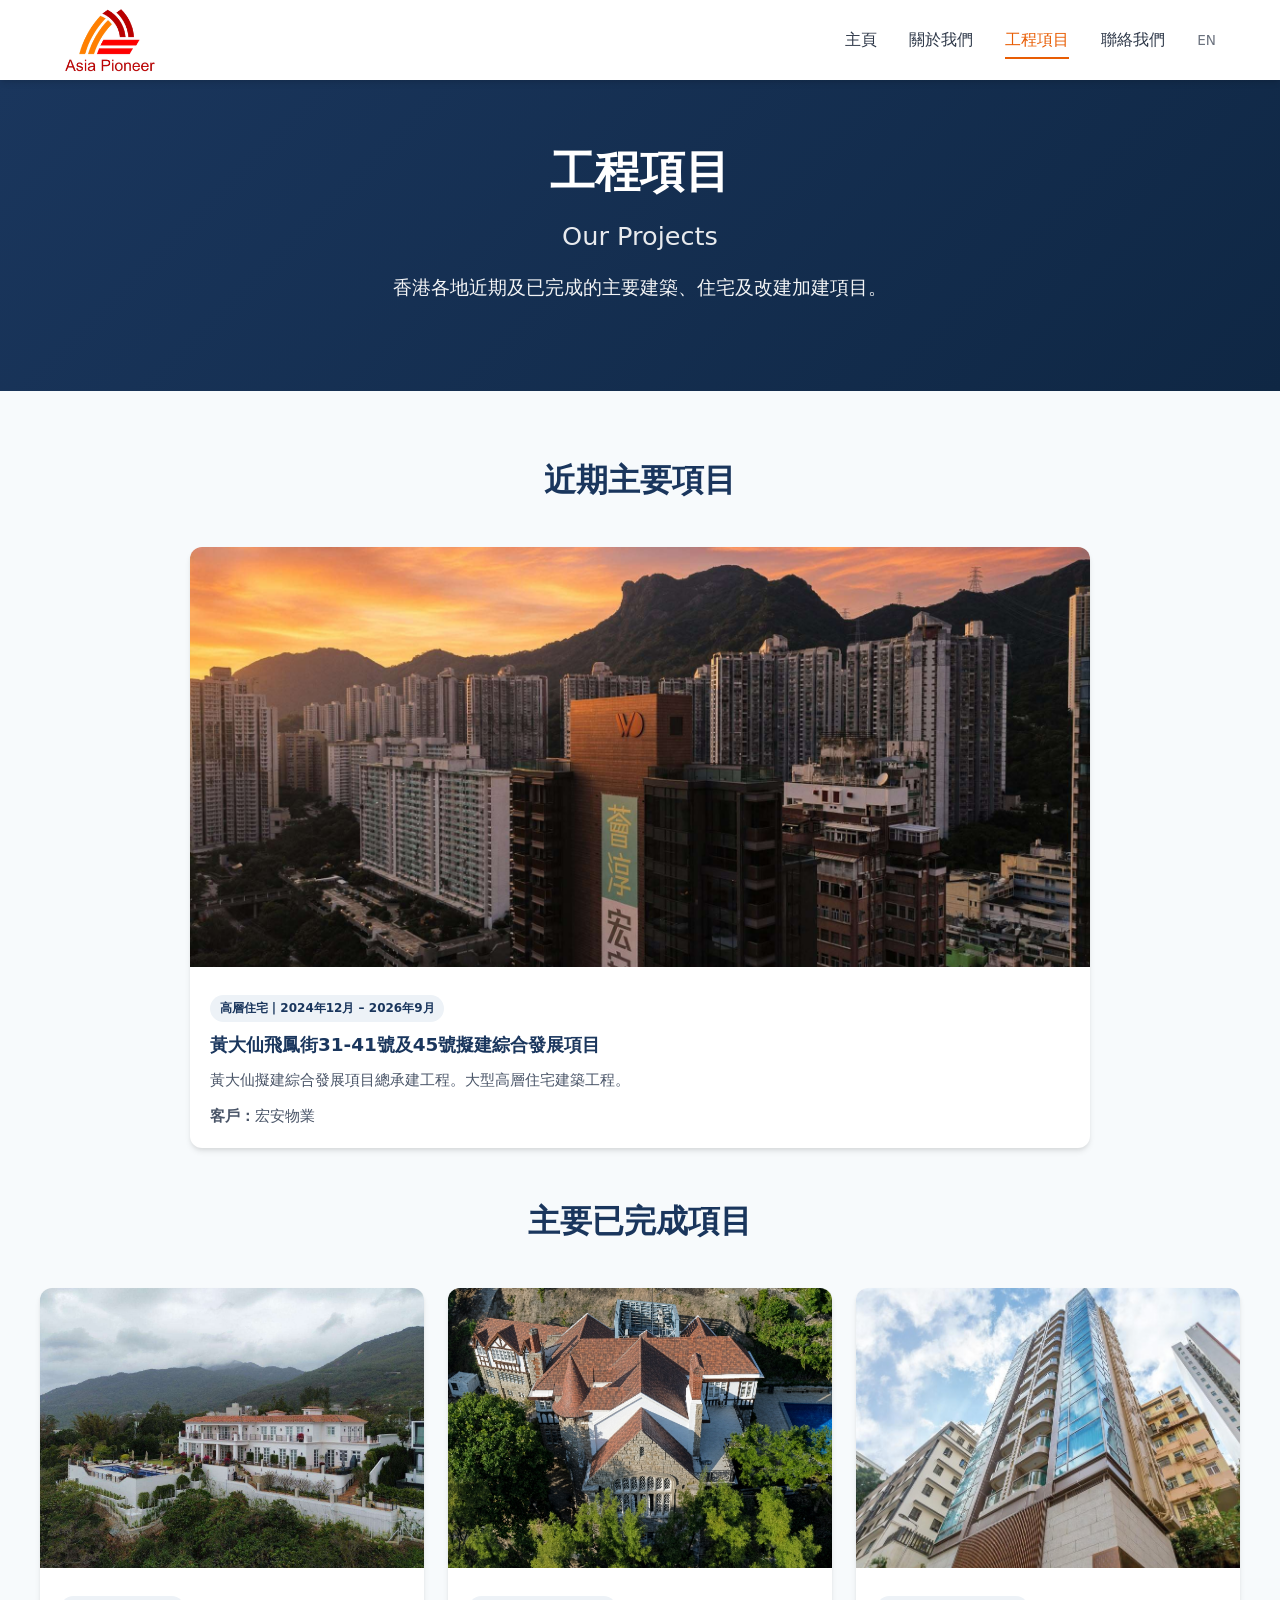
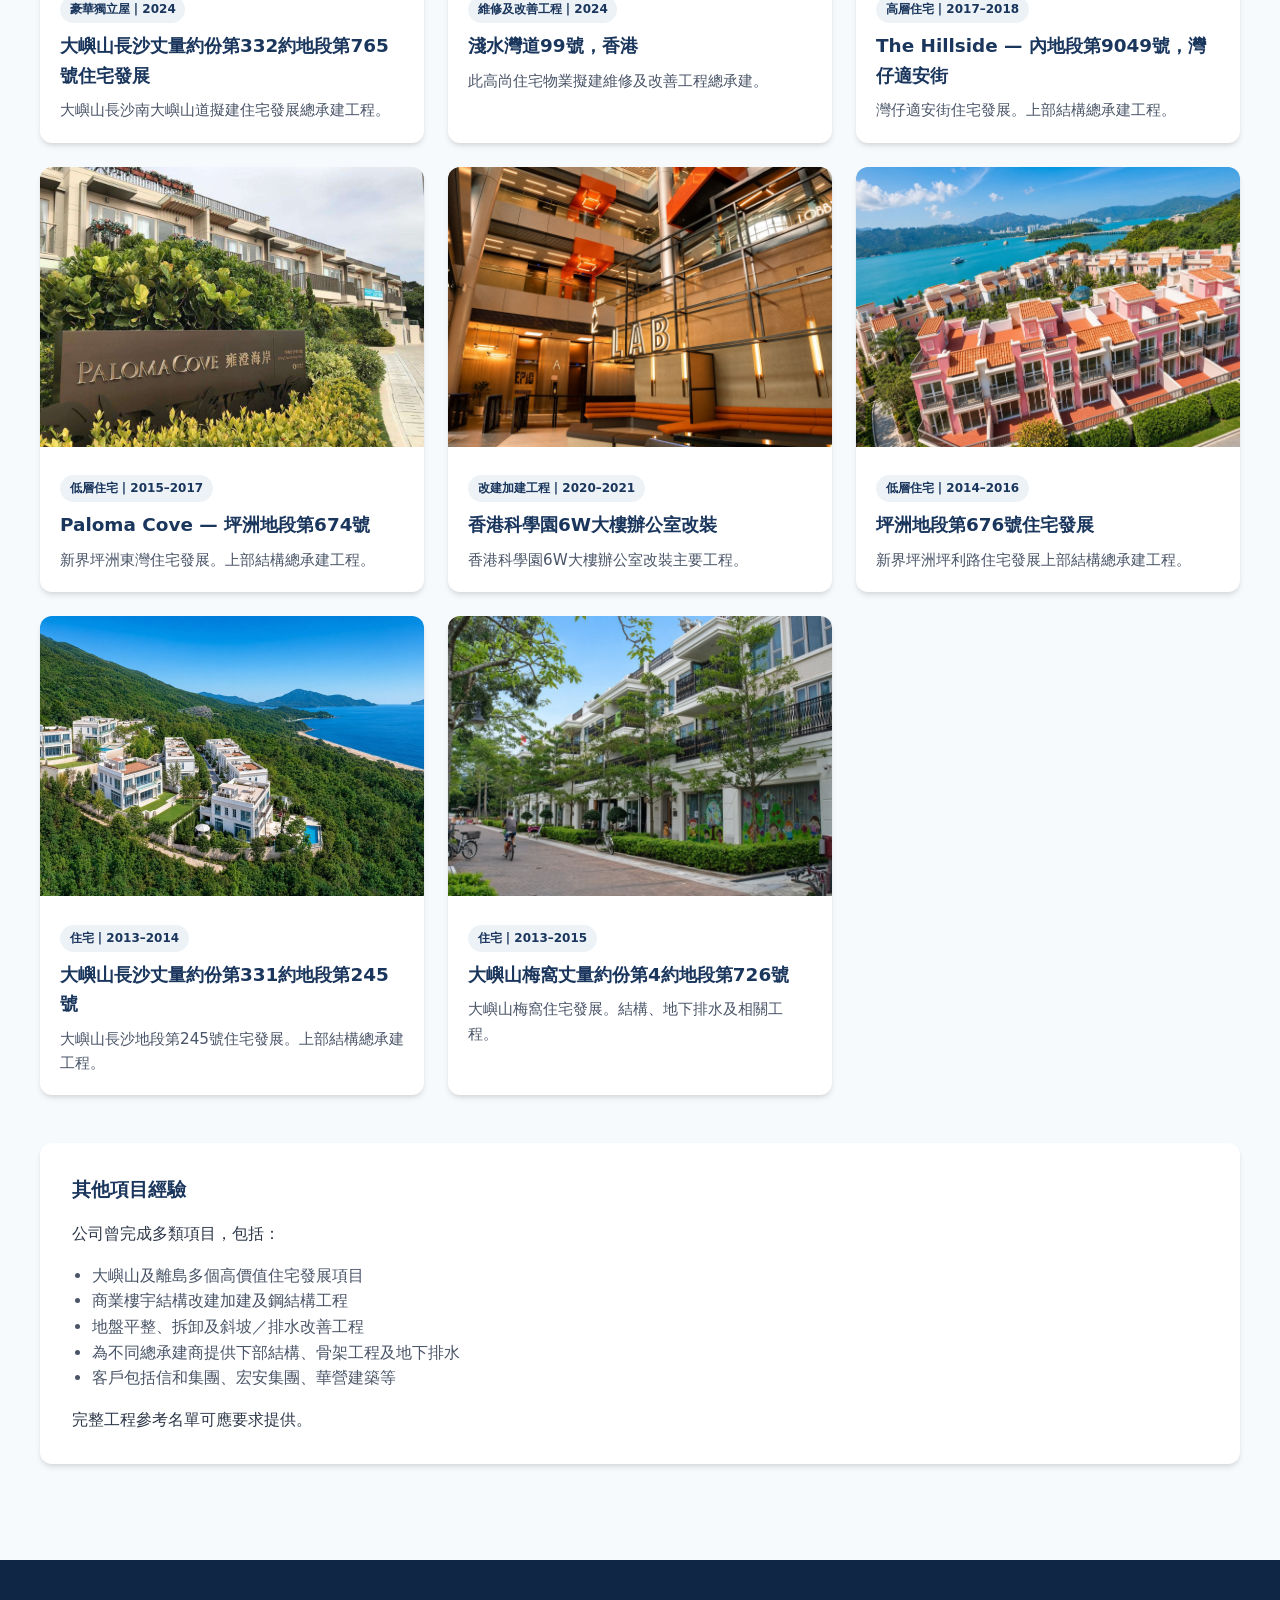
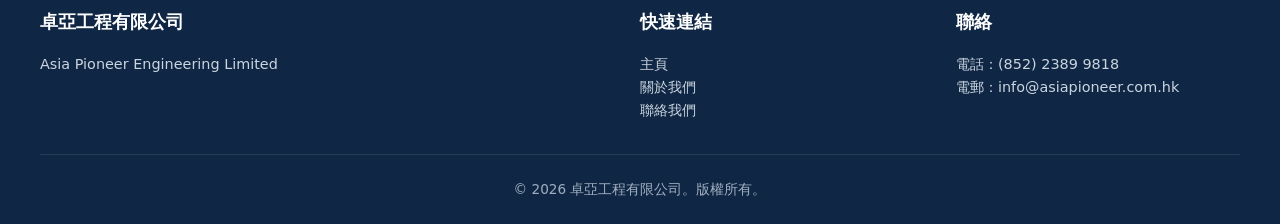
<file: projects-zh.html>
<!DOCTYPE html>
<html lang="zh-HK">
<head>
  <meta charset="UTF-8">
  <meta name="viewport" content="width=device-width, initial-scale=1.0">
  <title>工程項目 | 卓亞工程有限公司</title>
  <link rel="stylesheet" href="styles.css">
</head>
<body>
  <header class="header">
    <nav class="nav-container">
      <a href="index-zh.html" class="logo">
        <img src="images/logo.png" alt="卓亞工程有限公司 Asia Pioneer Engineering Limited" class="logo-img">
      </a>
      <button class="mobile-menu-btn" onclick="toggleMenu()">☰</button>
      <ul class="nav-links" id="navLinks">
        <li><a href="index-zh.html">主頁</a></li>
        <li><a href="about-zh.html">關於我們</a></li>
        <li><a href="projects-zh.html" class="active">工程項目</a></li>
        <li><a href="contact-zh.html">聯絡我們</a></li>
        <li><a href="projects.html" style="font-size:0.85rem;opacity:0.7;">EN</a></li>
      </ul>
    </nav>
  </header>

  <section class="hero" style="padding: 3.5rem 1.5rem;">
    <div class="hero-content">
      <h1>工程項目</h1>
      <div class="chinese">Our Projects</div>
      <p>香港各地近期及已完成的主要建築、住宅及改建加建項目。</p>
    </div>
  </section>

  <section class="section">
    <div class="container">
      <div class="section-title">
        <h2>近期主要項目</h2>
      </div>
      <div class="card" style="max-width:900px;margin:0 auto 3rem;">
        <img src="images/feifung.jpg" alt="飛鳳街高層住宅">
        <div class="card-content">
          <div class="badge">高層住宅 | 2024年12月 – 2026年9月</div>
          <h3>黃大仙飛鳳街31-41號及45號擬建綜合發展項目</h3>
          <p>黃大仙擬建綜合發展項目總承建工程。大型高層住宅建築工程。</p>
          <p style="margin-top:0.75rem;"><strong>客戶：</strong>宏安物業</p>
        </div>
      </div>

      <div class="section-title">
        <h2>主要已完成項目</h2>
      </div>
      <div class="card-grid">
        <div class="card">
          <img src="images/luxury1.jpg" alt="長沙豪華獨立屋">
          <div class="card-content">
            <div class="badge">豪華獨立屋 | 2024</div>
            <h3>大嶼山長沙丈量約份第332約地段第765號住宅發展</h3>
            <p>大嶼山長沙南大嶼山道擬建住宅發展總承建工程。</p>
          </div>
        </div>
        <div class="card">
          <img src="images/repulsebay.jpg" alt="淺水灣道99號">
          <div class="card-content">
            <div class="badge">維修及改善工程 | 2024</div>
            <h3>淺水灣道99號，香港</h3>
            <p>此高尚住宅物業擬建維修及改善工程總承建。</p>
          </div>
        </div>
        <div class="card">
          <img src="images/hillside_new.jpg" alt="灣仔 The Hillside">
          <div class="card-content">
            <div class="badge">高層住宅 | 2017–2018</div>
            <h3>The Hillside — 內地段第9049號，灣仔適安街</h3>
            <p>灣仔適安街住宅發展。上部結構總承建工程。</p>
          </div>
        </div>
        <div class="card">
          <img src="images/paloma.jpg" alt="坪洲 Paloma Cove">
          <div class="card-content">
            <div class="badge">低層住宅 | 2015–2017</div>
            <h3>Paloma Cove — 坪洲地段第674號</h3>
            <p>新界坪洲東灣住宅發展。上部結構總承建工程。</p>
          </div>
        </div>
        <div class="card">
          <img src="images/sciencepark_new.jpg" alt="科學園6W大樓">
          <div class="card-content">
            <div class="badge">改建加建工程 | 2020–2021</div>
            <h3>香港科學園6W大樓辦公室改裝</h3>
            <p>香港科學園6W大樓辦公室改裝主要工程。</p>
          </div>
        </div>
        <div class="card">
          <img src="images/pengchau.jpg" alt="坪洲住宅發展">
          <div class="card-content">
            <div class="badge">低層住宅 | 2014–2016</div>
            <h3>坪洲地段第676號住宅發展</h3>
            <p>新界坪洲坪利路住宅發展上部結構總承建工程。</p>
          </div>
        </div>
        <div class="card">
          <img src="images/cheungsha.jpg" alt="長沙發展項目">
          <div class="card-content">
            <div class="badge">住宅 | 2013–2014</div>
            <h3>大嶼山長沙丈量約份第331約地段第245號</h3>
            <p>大嶼山長沙地段第245號住宅發展。上部結構總承建工程。</p>
          </div>
        </div>
        <div class="card">
          <img src="images/muiwo.jpg" alt="梅窩發展項目">
          <div class="card-content">
            <div class="badge">住宅 | 2013–2015</div>
            <h3>大嶼山梅窩丈量約份第4約地段第726號</h3>
            <p>大嶼山梅窩住宅發展。結構、地下排水及相關工程。</p>
          </div>
        </div>
      </div>

      <div style="margin-top:3rem;background:white;padding:2rem;border-radius:12px;box-shadow:var(--shadow);">
        <h3 style="color:var(--primary);margin-bottom:1rem;">其他項目經驗</h3>
        <p>公司曾完成多類項目，包括：</p>
        <ul style="margin:1rem 0 0 1.25rem;color:var(--text-light);">
          <li>大嶼山及離島多個高價值住宅發展項目</li>
          <li>商業樓宇結構改建加建及鋼結構工程</li>
          <li>地盤平整、拆卸及斜坡／排水改善工程</li>
          <li>為不同總承建商提供下部結構、骨架工程及地下排水</li>
          <li>客戶包括信和集團、宏安集團、華營建築等</li>
        </ul>
        <p style="margin-top:1rem;">完整工程參考名單可應要求提供。</p>
      </div>
    </div>
  </section>

  <footer class="footer">
    <div class="footer-content">
      <div>
        <h4>卓亞工程有限公司</h4>
        <p>Asia Pioneer Engineering Limited</p>
      </div>
      <div>
        <h4>快速連結</h4>
        <p><a href="index-zh.html">主頁</a></p>
        <p><a href="about-zh.html">關於我們</a></p>
        <p><a href="contact-zh.html">聯絡我們</a></p>
      </div>
      <div>
        <h4>聯絡</h4>
        <p>電話：(852) 2389 9818</p>
        <p>電郵：info@asiapioneer.com.hk</p>
      </div>
    </div>
    <div class="footer-bottom">© 2026 卓亞工程有限公司。版權所有。</div>
  </footer>

  <script>
    function toggleMenu() {
      document.getElementById('navLinks').classList.toggle('active');
    }
  </script>
</body>
</html>
</file>
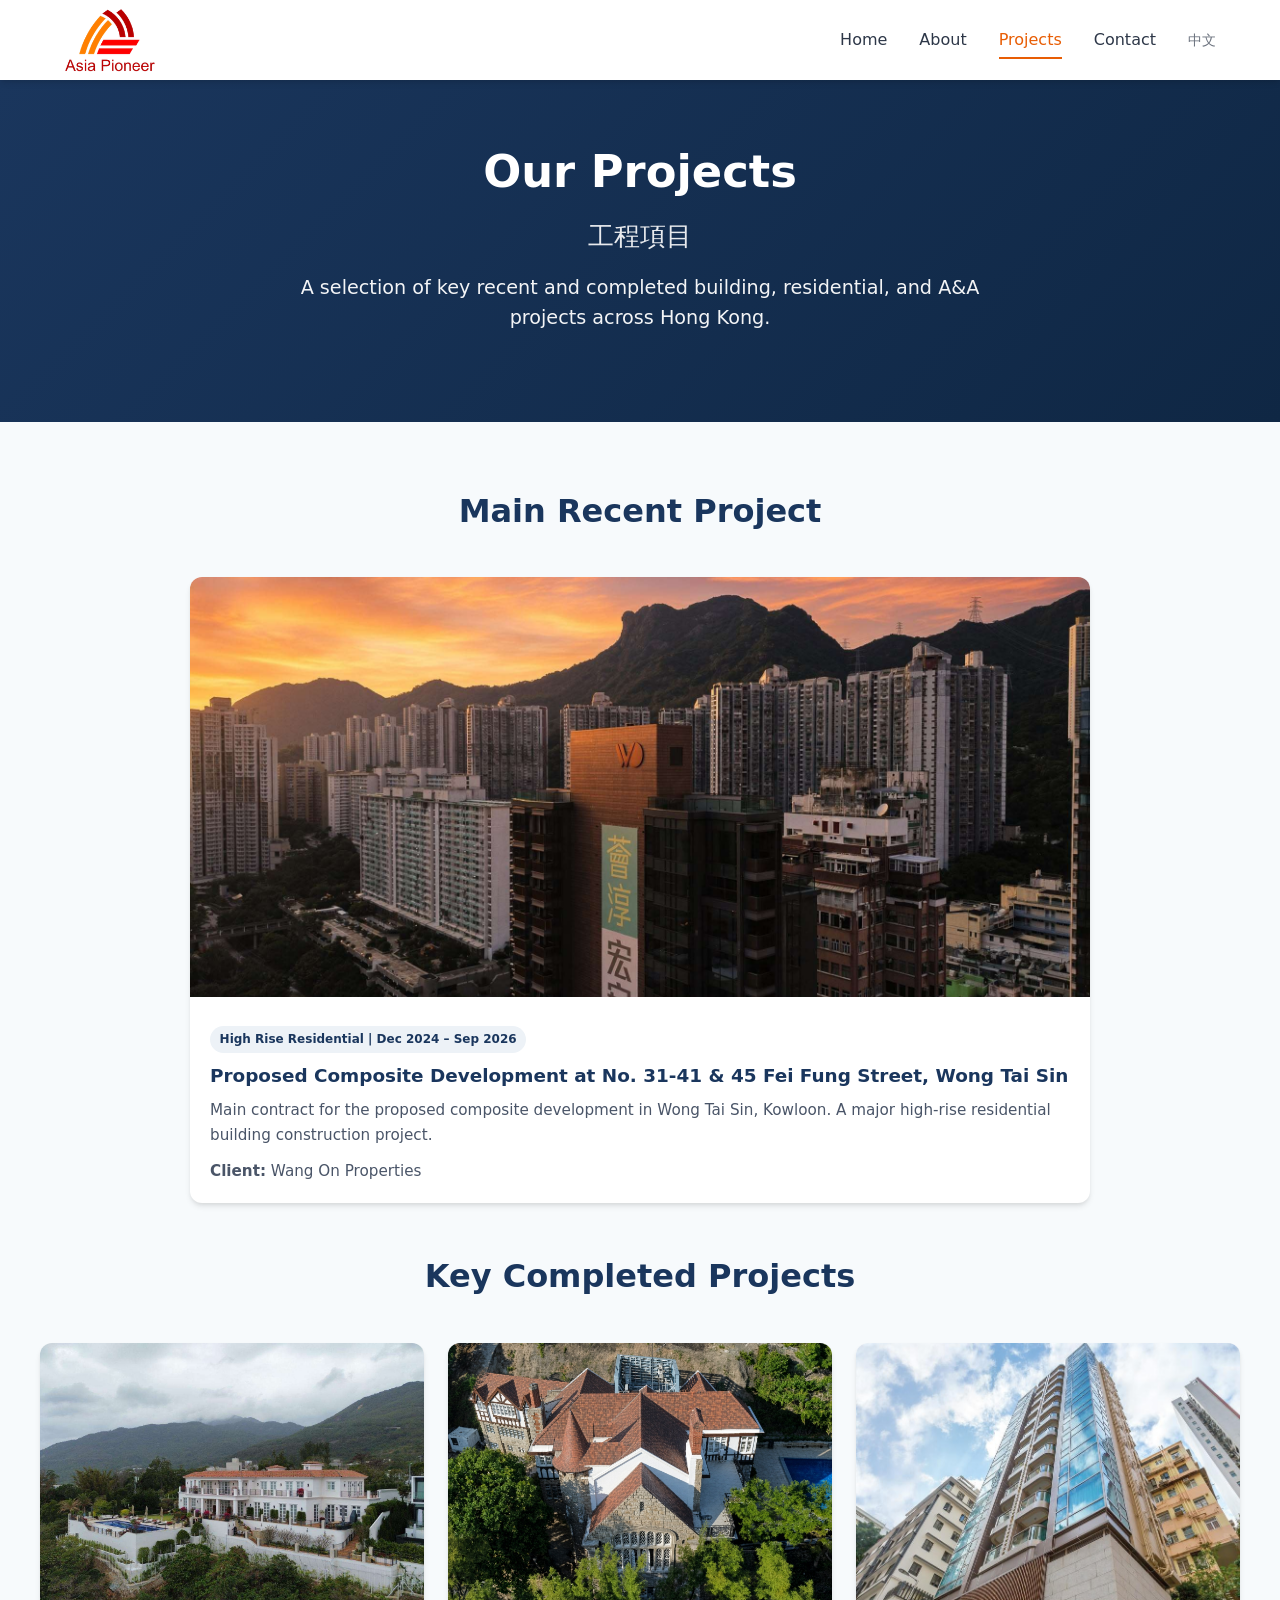
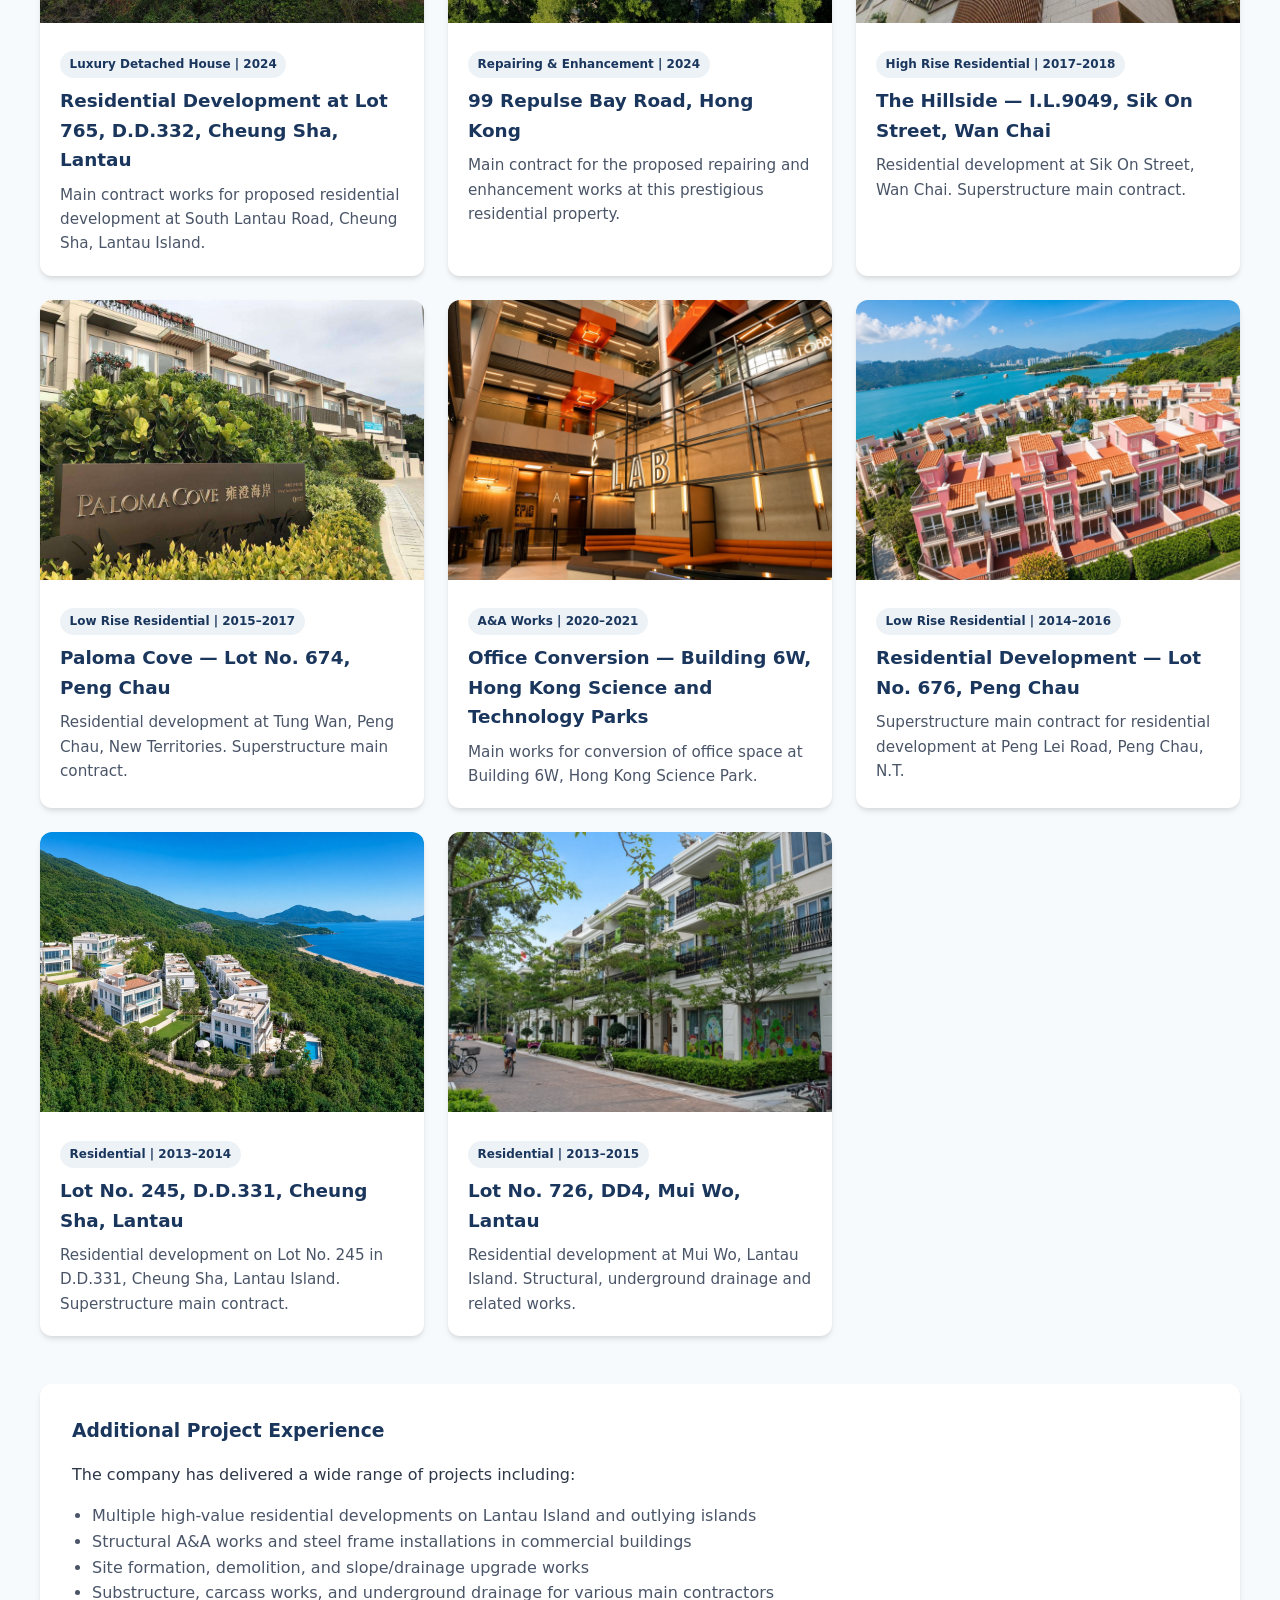
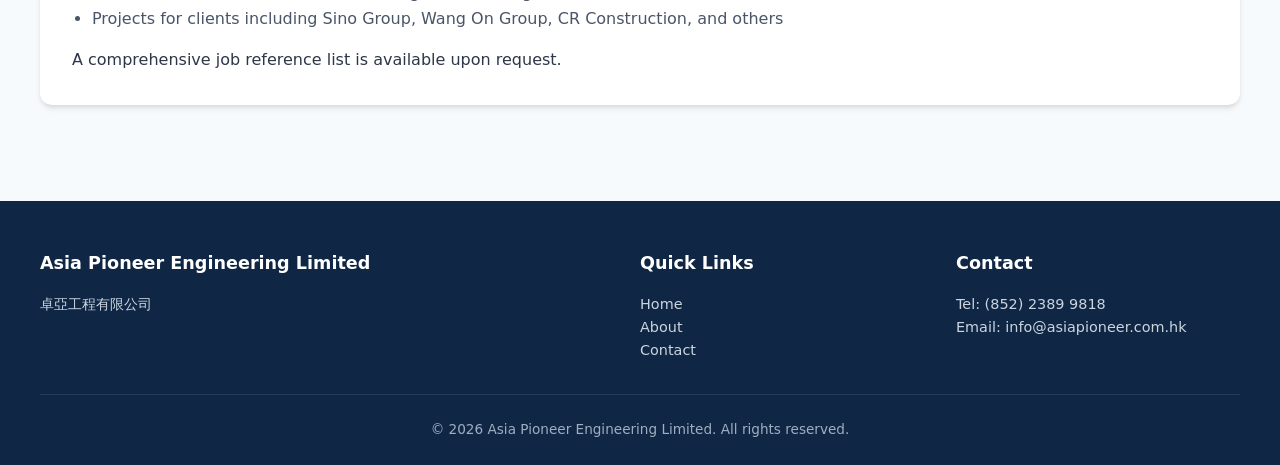
<file: projects.html>
<!DOCTYPE html>
<html lang="en">
<head>
  <meta charset="UTF-8">
  <meta name="viewport" content="width=device-width, initial-scale=1.0">
  <title>工程項目 | 卓亞工程有限公司</title>
  <link rel="stylesheet" href="styles.css">
</head>
<body>
  <header class="header">
    <nav class="nav-container">
      <a href="index.html" class="logo">
        <img src="images/logo.png" alt="Asia Pioneer Engineering Limited 卓亞工程有限公司" class="logo-img">
      </a>
      <button class="mobile-menu-btn" onclick="toggleMenu()">☰</button>
      <ul class="nav-links" id="navLinks">
        <li><a href="index.html">Home</a></li>
        <li><a href="about.html">About</a></li>
        <li><a href="projects.html" class="active">Projects</a></li>
        <li><a href="contact.html">Contact</a></li>
        <li><a href="projects-zh.html" style="font-size:0.85rem;opacity:0.7;">中文</a></li>
      </ul>
    </nav>
  </header>

  <section class="hero" style="padding: 3.5rem 1.5rem;">
    <div class="hero-content">
      <h1>Our Projects</h1>
      <div class="chinese">工程項目</div>
      <p>A selection of key recent and completed building, residential, and A&A projects across Hong Kong.</p>
    </div>
  </section>

  <section class="section">
    <div class="container">
      <div class="section-title">
        <h2>Main Recent Project</h2>
      </div>
      <div class="card featured-project" style="max-width:900px;margin:0 auto 3rem;">
        <img src="images/feifung.jpg" alt="High Rise Residential - Fei Fung Street">
        <div class="card-content">
          <div class="badge">High Rise Residential | Dec 2024 – Sep 2026</div>
          <h3>Proposed Composite Development at No. 31-41 & 45 Fei Fung Street, Wong Tai Sin</h3>
          <p>Main contract for the proposed composite development in Wong Tai Sin, Kowloon. A major high-rise residential building construction project.</p>
          <p style="margin-top:0.75rem;"><strong>Client:</strong> Wang On Properties</p>
        </div>
      </div>

      <div class="section-title">
        <h2>Key Completed Projects</h2>
      </div>
      <div class="card-grid">
        <div class="card">
          <img src="images/luxury1.jpg" alt="Luxury House - Cheung Sha">
          <div class="card-content">
            <div class="badge">Luxury Detached House | 2024</div>
            <h3>Residential Development at Lot 765, D.D.332, Cheung Sha, Lantau</h3>
            <p>Main contract works for proposed residential development at South Lantau Road, Cheung Sha, Lantau Island.</p>
          </div>
        </div>
        <div class="card">
          <img src="images/repulsebay.jpg" alt="99 Repulse Bay Road">
          <div class="card-content">
            <div class="badge">Repairing & Enhancement | 2024</div>
            <h3>99 Repulse Bay Road, Hong Kong</h3>
            <p>Main contract for the proposed repairing and enhancement works at this prestigious residential property.</p>
          </div>
        </div>
        <div class="card">
          <img src="images/hillside_new.jpg" alt="The Hillside, Wan Chai">
          <div class="card-content">
            <div class="badge">High Rise Residential | 2017–2018</div>
            <h3>The Hillside — I.L.9049, Sik On Street, Wan Chai</h3>
            <p>Residential development at Sik On Street, Wan Chai. Superstructure main contract.</p>
          </div>
        </div>
        <div class="card">
          <img src="images/paloma.jpg" alt="Paloma Cove, Peng Chau">
          <div class="card-content">
            <div class="badge">Low Rise Residential | 2015–2017</div>
            <h3>Paloma Cove — Lot No. 674, Peng Chau</h3>
            <p>Residential development at Tung Wan, Peng Chau, New Territories. Superstructure main contract.</p>
          </div>
        </div>
        <div class="card">
          <img src="images/sciencepark_new.jpg" alt="Hong Kong Science Park Building 6W">
          <div class="card-content">
            <div class="badge">A&A Works | 2020–2021</div>
            <h3>Office Conversion — Building 6W, Hong Kong Science and Technology Parks</h3>
            <p>Main works for conversion of office space at Building 6W, Hong Kong Science Park.</p>
          </div>
        </div>
        <div class="card">
          <img src="images/pengchau.jpg" alt="Peng Chau Residential Development">
          <div class="card-content">
            <div class="badge">Low Rise Residential | 2014–2016</div>
            <h3>Residential Development — Lot No. 676, Peng Chau</h3>
            <p>Superstructure main contract for residential development at Peng Lei Road, Peng Chau, N.T.</p>
          </div>
        </div>
        <div class="card">
          <img src="images/cheungsha.jpg" alt="Cheung Sha Lantau Development">
          <div class="card-content">
            <div class="badge">Residential | 2013–2014</div>
            <h3>Lot No. 245, D.D.331, Cheung Sha, Lantau</h3>
            <p>Residential development on Lot No. 245 in D.D.331, Cheung Sha, Lantau Island. Superstructure main contract.</p>
          </div>
        </div>
        <div class="card">
          <img src="images/muiwo.jpg" alt="Mui Wo Lantau Development">
          <div class="card-content">
            <div class="badge">Residential | 2013–2015</div>
            <h3>Lot No. 726, DD4, Mui Wo, Lantau</h3>
            <p>Residential development at Mui Wo, Lantau Island. Structural, underground drainage and related works.</p>
          </div>
        </div>
      </div>

      <div style="margin-top:3rem;background:white;padding:2rem;border-radius:12px;box-shadow:var(--shadow);">
        <h3 style="color:var(--primary);margin-bottom:1rem;">Additional Project Experience</h3>
        <p>The company has delivered a wide range of projects including:</p>
        <ul style="margin:1rem 0 0 1.25rem;color:var(--text-light);">
          <li>Multiple high-value residential developments on Lantau Island and outlying islands</li>
          <li>Structural A&A works and steel frame installations in commercial buildings</li>
          <li>Site formation, demolition, and slope/drainage upgrade works</li>
          <li>Substructure, carcass works, and underground drainage for various main contractors</li>
          <li>Projects for clients including Sino Group, Wang On Group, CR Construction, and others</li>
        </ul>
        <p style="margin-top:1rem;">A comprehensive job reference list is available upon request.</p>
      </div>
    </div>
  </section>

  <footer class="footer">
    <div class="footer-content">
      <div>
        <h4>Asia Pioneer Engineering Limited</h4>
        <p>卓亞工程有限公司</p>
      </div>
      <div>
        <h4>Quick Links</h4>
        <p><a href="index.html">Home</a></p>
        <p><a href="about.html">About</a></p>
        <p><a href="contact.html">Contact</a></p>
      </div>
      <div>
        <h4>Contact</h4>
        <p>Tel: (852) 2389 9818</p>
        <p>Email: info@asiapioneer.com.hk</p>
      </div>
    </div>
    <div class="footer-bottom">© 2026 Asia Pioneer Engineering Limited. All rights reserved.</div>
  </footer>

  <script>
    function toggleMenu() {
      document.getElementById('navLinks').classList.toggle('active');
    }
  </script>
</body>
</html>
</file>
<file: styles.css>
/* Asia Pioneer Engineering Limited - Company Website */
:root {
  --primary: #1a365d;
  --primary-dark: #0f2744;
  --accent: #e85d04;
  --accent-light: #f48c06;
  --text: #2d3748;
  --text-light: #4a5568;
  --bg: #f7fafc;
  --white: #ffffff;
  --border: #e2e8f0;
  --shadow: 0 4px 6px -1px rgba(0, 0, 0, 0.1), 0 2px 4px -1px rgba(0, 0, 0, 0.06);
  --shadow-lg: 0 10px 15px -3px rgba(0, 0, 0, 0.1), 0 4px 6px -2px rgba(0, 0, 0, 0.05);
}

* {
  margin: 0;
  padding: 0;
  box-sizing: border-box;
}

body {
  font-family: 'Segoe UI', system-ui, -apple-system, sans-serif;
  color: var(--text);
  background: var(--bg);
  line-height: 1.6;
}

a {
  color: var(--accent);
  text-decoration: none;
  transition: color 0.2s;
}

a:hover {
  color: var(--accent-light);
}

/* Header & Navigation */
.header {
  background: var(--white);
  box-shadow: var(--shadow);
  position: sticky;
  top: 0;
  z-index: 100;
}

.nav-container {
  max-width: 1200px;
  margin: 0 auto;
  padding: 0 1.5rem;
  display: flex;
  justify-content: space-between;
  align-items: center;
  height: 80px;
}

.logo {
  display: flex;
  align-items: center;
}

.logo-img {
  height: 64px;
  width: auto;
  object-fit: contain;
}

.logo-icon {
  width: 40px;
  height: 40px;
  background: linear-gradient(135deg, var(--accent), #dc2f02);
  border-radius: 8px;
  display: flex;
  align-items: center;
  justify-content: center;
  color: white;
  font-weight: 800;
  font-size: 1.2rem;
}

.nav-links {
  display: flex;
  list-style: none;
  gap: 2rem;
}

.nav-links a {
  color: var(--text);
  font-weight: 500;
  padding: 0.5rem 0;
  border-bottom: 2px solid transparent;
}

.nav-links a:hover,
.nav-links a.active {
  color: var(--accent);
  border-bottom-color: var(--accent);
}

.mobile-menu-btn {
  display: none;
  background: none;
  border: none;
  font-size: 1.5rem;
  cursor: pointer;
  color: var(--primary);
}

/* Hero */
.hero {
  background: linear-gradient(135deg, var(--primary) 0%, var(--primary-dark) 100%);
  color: white;
  padding: 5rem 1.5rem 4rem;
  text-align: center;
}

.hero-content {
  max-width: 900px;
  margin: 0 auto;
}

.hero h1 {
  font-size: 2.8rem;
  margin-bottom: 0.5rem;
  font-weight: 700;
}

.hero .chinese {
  font-size: 1.6rem;
  opacity: 0.9;
  margin-bottom: 1rem;
}

.hero p {
  font-size: 1.2rem;
  max-width: 700px;
  margin: 0 auto 2rem;
  opacity: 0.95;
}

.btn {
  display: inline-block;
  background: var(--accent);
  color: white;
  padding: 0.85rem 1.8rem;
  border-radius: 6px;
  font-weight: 600;
  transition: background 0.2s, transform 0.2s;
}

.btn:hover {
  background: var(--accent-light);
  color: white;
  transform: translateY(-2px);
}

.btn-outline {
  background: transparent;
  border: 2px solid white;
  margin-left: 1rem;
}

.btn-outline:hover {
  background: white;
  color: var(--primary);
}

/* Sections */
.section {
  padding: 4rem 1.5rem;
}

.container {
  max-width: 1200px;
  margin: 0 auto;
}

.section-title {
  text-align: center;
  margin-bottom: 2.5rem;
}

.section-title h2 {
  font-size: 2rem;
  color: var(--primary);
  margin-bottom: 0.5rem;
}

.section-title p {
  color: var(--text-light);
  max-width: 600px;
  margin: 0 auto;
}

/* Cards */
.card-grid {
  display: grid;
  grid-template-columns: repeat(auto-fit, minmax(300px, 1fr));
  gap: 1.5rem;
}

.card {
  background: var(--white);
  border-radius: 12px;
  overflow: hidden;
  box-shadow: var(--shadow);
  transition: transform 0.2s, box-shadow 0.2s;
}

.card:hover {
  transform: translateY(-4px);
  box-shadow: var(--shadow-lg);
}

.card img {
  width: 100%;
  height: 280px;
  object-fit: cover;
}

/* Featured / main project - taller on desktop */
.card[style*="max-width:900px"] img,
.featured-project img {
  height: 420px;
}

@media (max-width: 768px) {
  .card img {
    height: 200px;
  }
  .card[style*="max-width:900px"] img,
  .featured-project img {
    height: 220px;
  }
}

.card-content {
  padding: 1.25rem;
}

.card h3 {
  color: var(--primary);
  margin-bottom: 0.5rem;
  font-size: 1.15rem;
}

.card p {
  color: var(--text-light);
  font-size: 0.95rem;
}

.badge {
  display: inline-block;
  background: #edf2f7;
  color: var(--primary);
  padding: 0.25rem 0.6rem;
  border-radius: 20px;
  font-size: 0.75rem;
  font-weight: 600;
  margin-bottom: 0.5rem;
}

/* About content */
.about-grid {
  display: grid;
  grid-template-columns: 1fr 1fr;
  gap: 3rem;
  align-items: start;
}

.about-text h3 {
  color: var(--primary);
  margin: 1.5rem 0 0.5rem;
}

.cert-badges {
  display: flex;
  flex-wrap: wrap;
  gap: 0.75rem;
  margin-top: 1.5rem;
}

.cert-badge {
  background: var(--primary);
  color: white;
  padding: 0.5rem 1rem;
  border-radius: 6px;
  font-size: 0.85rem;
  font-weight: 500;
}

/* Team */
.team-grid {
  display: grid;
  grid-template-columns: repeat(auto-fit, minmax(280px, 1fr));
  gap: 1.5rem;
}

.team-card {
  background: var(--white);
  padding: 1.5rem;
  border-radius: 12px;
  box-shadow: var(--shadow);
}

.team-card h4 {
  color: var(--primary);
  margin-bottom: 0.25rem;
}

.team-card .role {
  color: var(--accent);
  font-size: 0.9rem;
  font-weight: 600;
  margin-bottom: 0.75rem;
}

/* Contact */
.contact-grid {
  display: grid;
  grid-template-columns: 1fr 1fr;
  gap: 3rem;
}

.contact-info h3 {
  color: var(--primary);
  margin-bottom: 1rem;
}

.contact-item {
  display: flex;
  gap: 1rem;
  margin-bottom: 1.25rem;
  align-items: flex-start;
}

.contact-item .icon {
  width: 40px;
  height: 40px;
  background: var(--primary);
  color: white;
  border-radius: 8px;
  display: flex;
  align-items: center;
  justify-content: center;
  flex-shrink: 0;
}

/* Footer */
.footer {
  background: var(--primary-dark);
  color: white;
  padding: 3rem 1.5rem 1.5rem;
  margin-top: 2rem;
}

.footer-content {
  max-width: 1200px;
  margin: 0 auto;
  display: grid;
  grid-template-columns: 2fr 1fr 1fr;
  gap: 2rem;
}

.footer h4 {
  margin-bottom: 1rem;
  font-size: 1.1rem;
}

.footer p, .footer a {
  color: #cbd5e0;
  font-size: 0.9rem;
}

.footer a:hover {
  color: white;
}

.footer-bottom {
  max-width: 1200px;
  margin: 2rem auto 0;
  padding-top: 1.5rem;
  border-top: 1px solid rgba(255,255,255,0.1);
  text-align: center;
  font-size: 0.85rem;
  color: #a0aec0;
}

/* Responsive */
@media (max-width: 768px) {
  .nav-links {
    display: none;
    position: absolute;
    top: 80px;
    left: 0;
    right: 0;
    background: white;
    flex-direction: column;
    padding: 1rem;
    box-shadow: var(--shadow);
  }
  .nav-links.active {
    display: flex;
  }
  .mobile-menu-btn {
    display: block;
  }
  .hero h1 {
    font-size: 2rem;
  }
  .about-grid,
  .contact-grid,
  .footer-content {
    grid-template-columns: 1fr;
  }
  .btn-outline {
    margin-left: 0;
    margin-top: 0.75rem;
    display: inline-block;
  }
}
</file>
